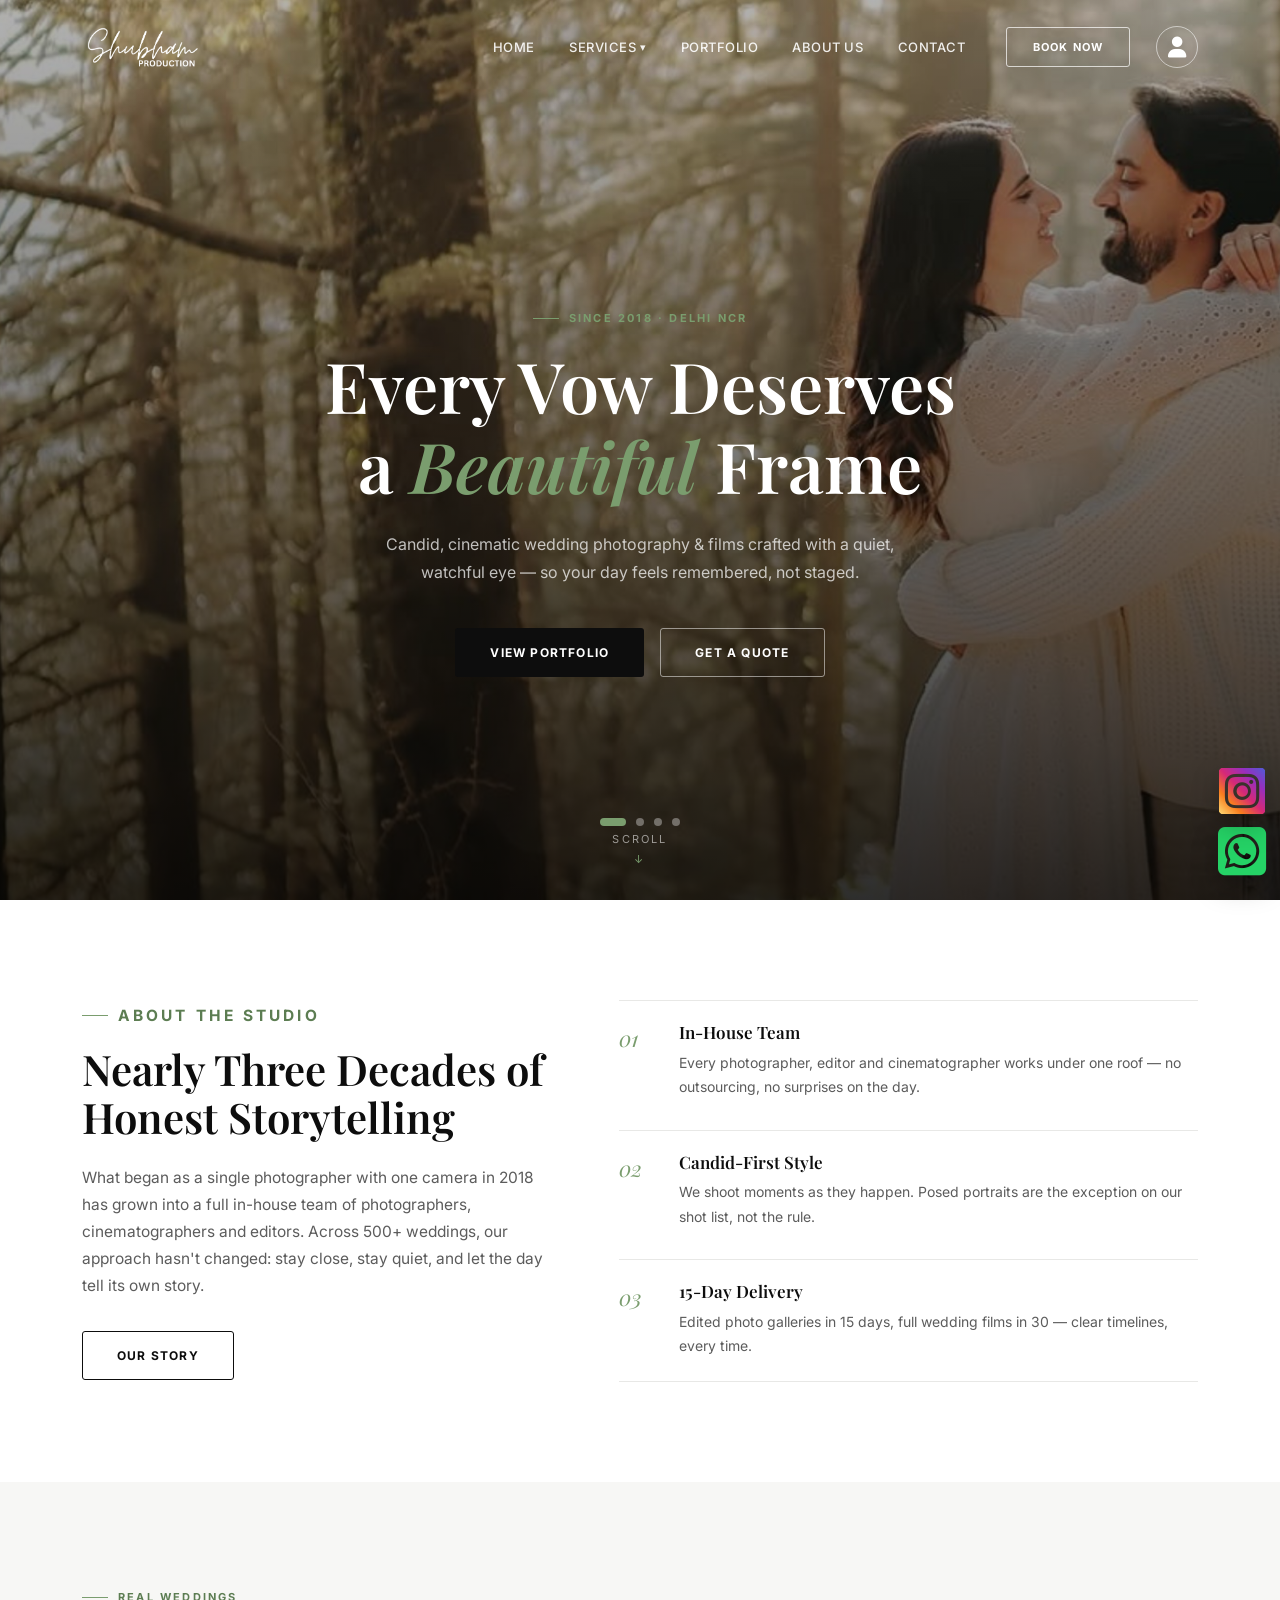
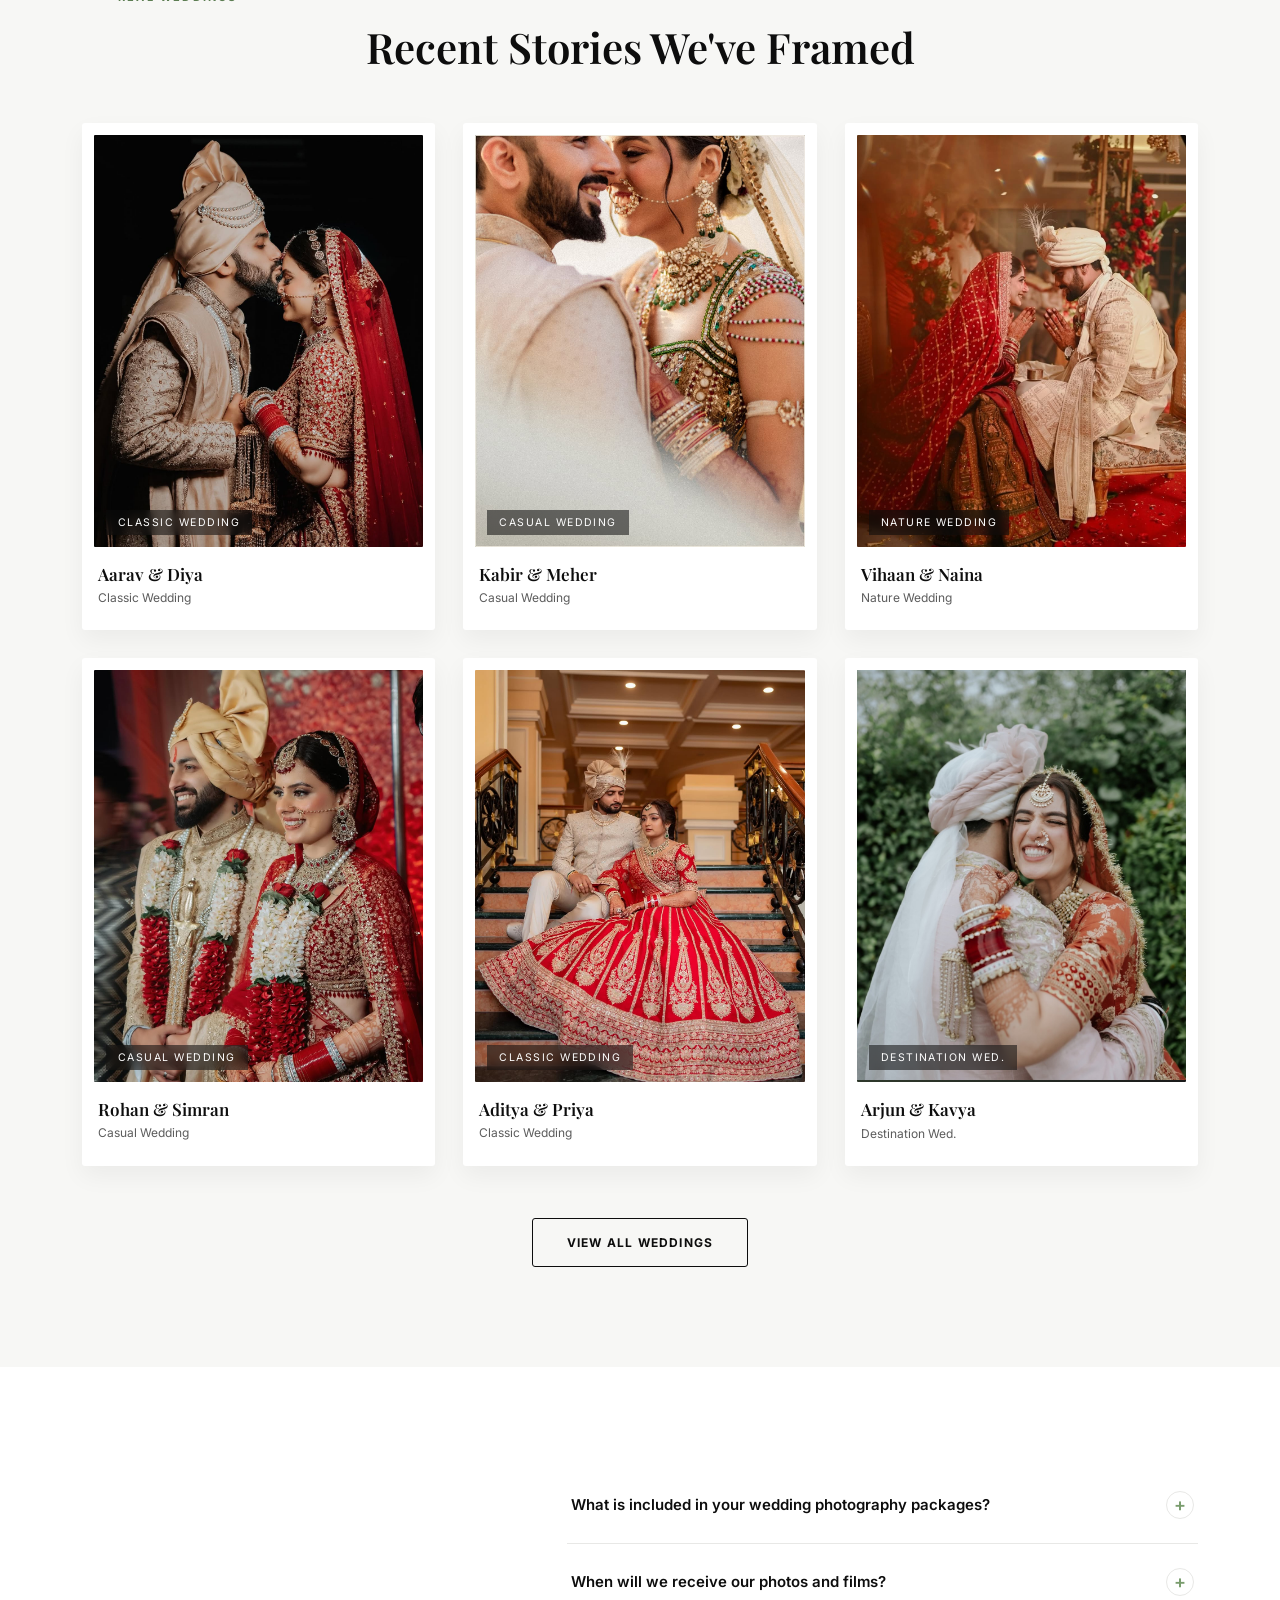
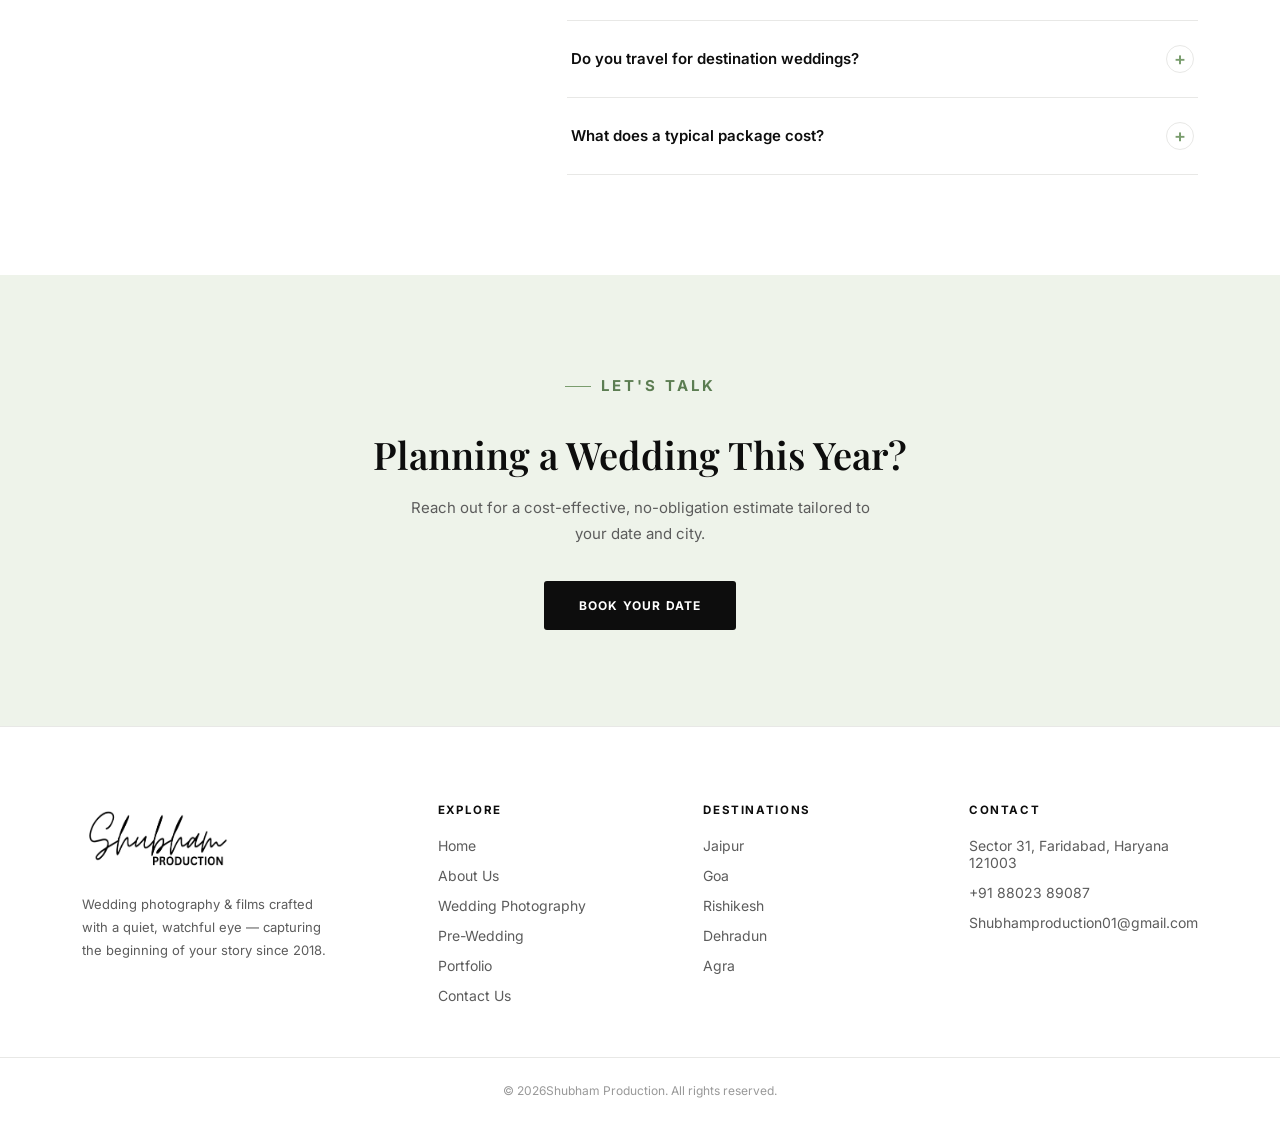
<file: index.html>
<!DOCTYPE html>
<html lang="en">

<head>
  <meta charset="UTF-8">
  <meta name="viewport" content="width=device-width, initial-scale=1.0">
  <title>Shubham Production | Wedding Photography &amp; Films</title>
  <link rel="preconnect" href="https://fonts.googleapis.com">
  <link
    href="https://fonts.googleapis.com/css2?family=Playfair+Display:ital,wght@0,500;0,600;0,700;1,500&family=Inter:wght@400;500;600&display=swap"
    rel="stylesheet">
  <link rel="stylesheet" href="css/style.css">
  <link rel="stylesheet" href="css/offer-popup.css">
  <link rel="stylesheet" href="https://cdnjs.cloudflare.com/ajax/libs/font-awesome/6.5.2/css/all.min.css">
  <link rel="icon" href="img/favicon.png">
</head>

<body>

  <header class="site-header" id="header">
    <div class="header-inner">
      <a href="index.html" class="logo h-logo">
        <img src="img/logo-white.png" class="logo-light" alt="Shubham Production">
        <img src="img/logo.png" class="logo-dark" alt="Shubham Production">
      </a>
      <nav class="main-nav" id="mainNav">
        <a href="index.html" class="nav-link active">Home</a>
        <div class="nav-dropdown">
          <a href="#" class="nav-link">Services <i class="chev">▾</i></a>
          <div class="dropdown-menu">
            <a href="pre-wedding.html">Pre-Wedding Photography</a>
            <a href="wedding.html">Wedding Photography</a>
          </div>
        </div>
        <a href="portfolio.html" class="nav-link">Portfolio</a>
        <a href="about.html" class="nav-link">About Us</a>
        <a href="contact.html" class="nav-link">Contact</a>
      </nav>
      <a href="contact.html" class="btn btn-outline header-cta">Book Now</a>
      <a href="login.html" class="nav-login" aria-label="Client and admin login" title="Client / Admin Login"><i
          class="fa-solid fa-user"></i></a>
      <button class="menu-toggle" id="menuToggle" aria-label="Toggle menu">
        <span></span><span></span><span></span>
      </button>
    </div>
  </header>

  <!-- ================= HERO (rotating Ken Burns slideshow) ================= -->
  <section class="hero" id="home">
    <div class="hero-slideshow" id="heroSlideshow">
      <div class="hero-slide active"></div>
      <div class="hero-slide"></div>
      <div class="hero-slide"></div>
      <div class="hero-slide"></div>
    </div>
    <div class="hero-overlay"></div>
    <div class="hero-content">
      <p class="eyebrow">Since 2018 · Delhi NCR</p>
      <h1>Every Vow Deserves<br>a <em>Beautiful</em> Frame</h1>
      <p class="hero-sub">Candid, cinematic wedding photography &amp; films crafted with a quiet, watchful eye — so your
        day feels remembered, not staged.</p>
      <div class="hero-actions">
        <a href="portfolio.html" class="btn btn-gold">View Portfolio</a>
        <a href="contact.html" class="btn btn-ghost">Get a Quote</a>
      </div>
    </div>
    <div class="hero-dots" id="heroDots"></div>
    <div class="hero-scroll">Scroll <span>↓</span></div>
  </section>

  <!-- ================= ABOUT / FEATURES ================= -->
  <section class="about" id="about">
    <div class="section-inner about-grid">
      <div class="about-copy reveal">
        <p class="eyebrow">About the Studio</p>
        <h2>Nearly Three Decades of<br>Honest Storytelling</h2>
        <p>What began as a single photographer with one camera in 2018 has grown into a full in-house team of
          photographers, cinematographers and editors. Across 500+ weddings, our approach hasn't changed: stay close,
          stay quiet, and let the day tell its own story.</p>
        <a href="about.html" class="btn btn-outline" style="margin-top:32px;">Our Story</a>
      </div>
      <div class="about-features">
        <div class="feature reveal">
          <span class="feature-num">01</span>
          <h3>In-House Team</h3>
          <p>Every photographer, editor and cinematographer works under one roof — no outsourcing, no surprises on the
            day.</p>
        </div>
        <div class="feature reveal reveal-delay-1">
          <span class="feature-num">02</span>
          <h3>Candid-First Style</h3>
          <p>We shoot moments as they happen. Posed portraits are the exception on our shot list, not the rule.</p>
        </div>
        <div class="feature reveal reveal-delay-2">
          <span class="feature-num">03</span>
          <h3>15-Day Delivery</h3>
          <p>Edited photo galleries in 15 days, full wedding films in 30 — clear timelines, every time.</p>
        </div>
      </div>
    </div>
  </section>

  <!-- ================= PORTFOLIO ================= -->
  <section class="portfolio" id="portfolio">
    <div class="section-inner">
      <p class="eyebrow center reveal">Real Weddings</p>
      <h2 class="center reveal">Recent Stories We've Framed</h2>

      <div class="portfolio-grid" id="portfolioGrid"></div>

      <div class="portfolio-cta">
        <a href="portfolio.html#pfStickyBar" class="btn btn-outline">View All Weddings</a>
      </div>
    </div>
  </section>

  <!-- ================= FAQ ================= -->
  <section class="faq" id="faq">
    <div class="section-inner faq-grid">
      <div class="faq-heading reveal">
        <p class="eyebrow">Good to Know</p>
        <h2>Frequently Asked<br>Questions</h2>
        <p class="faq-sub">Can't find your answer here? Send us a message and we'll get back within a day.</p>
        <a href="contact.html" class="btn btn-gold" style="margin-top:28px;">Ask a Question</a>
      </div>

      <div class="faq-list" id="faqList">
        <div class="faq-item">
          <button class="faq-question">
            What is included in your wedding photography packages?
            <span class="faq-icon">+</span>
          </button>
          <div class="faq-answer">
            <p>Our packages can include candid photography, traditional photography, cinematic films, pre-wedding
              shoots, and more. We tailor each package around your wedding events, requirements, and budget.</p>
          </div>
        </div>

        <div class="faq-item">
          <button class="faq-question">When will we receive our photos and films?<span
              class="faq-icon">+</span></button>
          <div class="faq-answer">
            <p>Edited photo galleries are delivered within 15 days of the event, and full wedding films within 30 days.
              A short teaser reel is usually ready within 72 hours.</p>
          </div>
        </div>
        <div class="faq-item">
          <button class="faq-question">Do you travel for destination weddings?<span class="faq-icon">+</span></button>
          <div class="faq-answer">
            <p>Yes — we travel across India to capture your special day. Travel, stay and logistics are planned upfront
              and included in one transparent package quote.</p>
          </div>
        </div>
        <div class="faq-item">
          <button class="faq-question">What does a typical package cost?<span class="faq-icon">+</span></button>
          <div class="faq-answer">
            <p>Our one-day wedding photography package starts at <strong>₹50,000</strong>. Pricing may vary depending on
              coverage hours, team size and deliverables. Use the contact form and we'll send you a tailored estimate
              for your wedding.</p>
          </div>
        </div>
      </div>
    </div>
  </section>

  <!-- ================= CTA BANNER ================= -->
  <section class="cta-banner">
    <div class="section-inner" style="padding:0;">
      <p class="eyebrow center">Let's Talk</p>
      <h2>Planning a Wedding This Year?</h2>
      <p>Reach out for a cost-effective, no-obligation estimate tailored to your date and city.</p>
      <a href="contact.html" class="btn btn-gold">Book Your Date</a>
    </div>
  </section>

  <footer class="site-footer">
    <div class="section-inner footer-grid">
      <div class="footer-brand">
        <a href="index.html" class="logo"><img src="img/logo.png" style="width: 150px; height: 70px;"
            alt="Shubham Production"></a>
        <p>Wedding photography &amp; films crafted with a quiet, watchful eye — capturing the beginning of your story
          since 2018.</p>
      </div>
      <div class="footer-col">
        <h4>Explore</h4>
        <a href="index.html">Home</a>
        <a href="about.html">About Us</a>
        <a href="wedding.html">Wedding Photography</a>
        <a href="pre-wedding.html">Pre-Wedding</a>
        <a href="portfolio.html">Portfolio</a>
        <a href="contact.html">Contact Us</a>
      </div>
      <div class="footer-col">
        <h4>Destinations</h4>
        <a href="portfolio.html">Jaipur</a>
        <a href="portfolio.html">Goa</a>
        <a href="portfolio.html">Rishikesh</a>
        <a href="portfolio.html">Dehradun</a>
        <a href="portfolio.html">Agra</a>
      </div>
      <div class="footer-col">
        <h4>Contact</h4>
        <a href="contact.html">Sector 31, Faridabad, Haryana 121003</a>
        <a href="tel:+918802389087">+91 88023 89087</a>
        <a href="mailto:Shubhamproduction01@gmail.com">Shubhamproduction01@gmail.com</a>
      </div>
    </div>
    <div class="footer-bottom">
      <p>© <span id="year"></span>Shubham Production. All rights reserved.</p>
    </div>
  </footer>

  <a href="https://wa.me/918802389087" target="_blank" class="whatsapp-fab" aria-label="Contact us"><i
      class="fa-brands fa-square-whatsapp"></i></a>
  <a href="https://www.instagram.com/shubhamproduction_/" target="_blank" class="instagram-fab"
    aria-label="Contact us"><i class="fa-brands fa-square-instagram"></i></a>

  <script src="js/script.js"></script>
  <script src="js/offer-popup.js" defer></script>
</body>

</html>
</file>
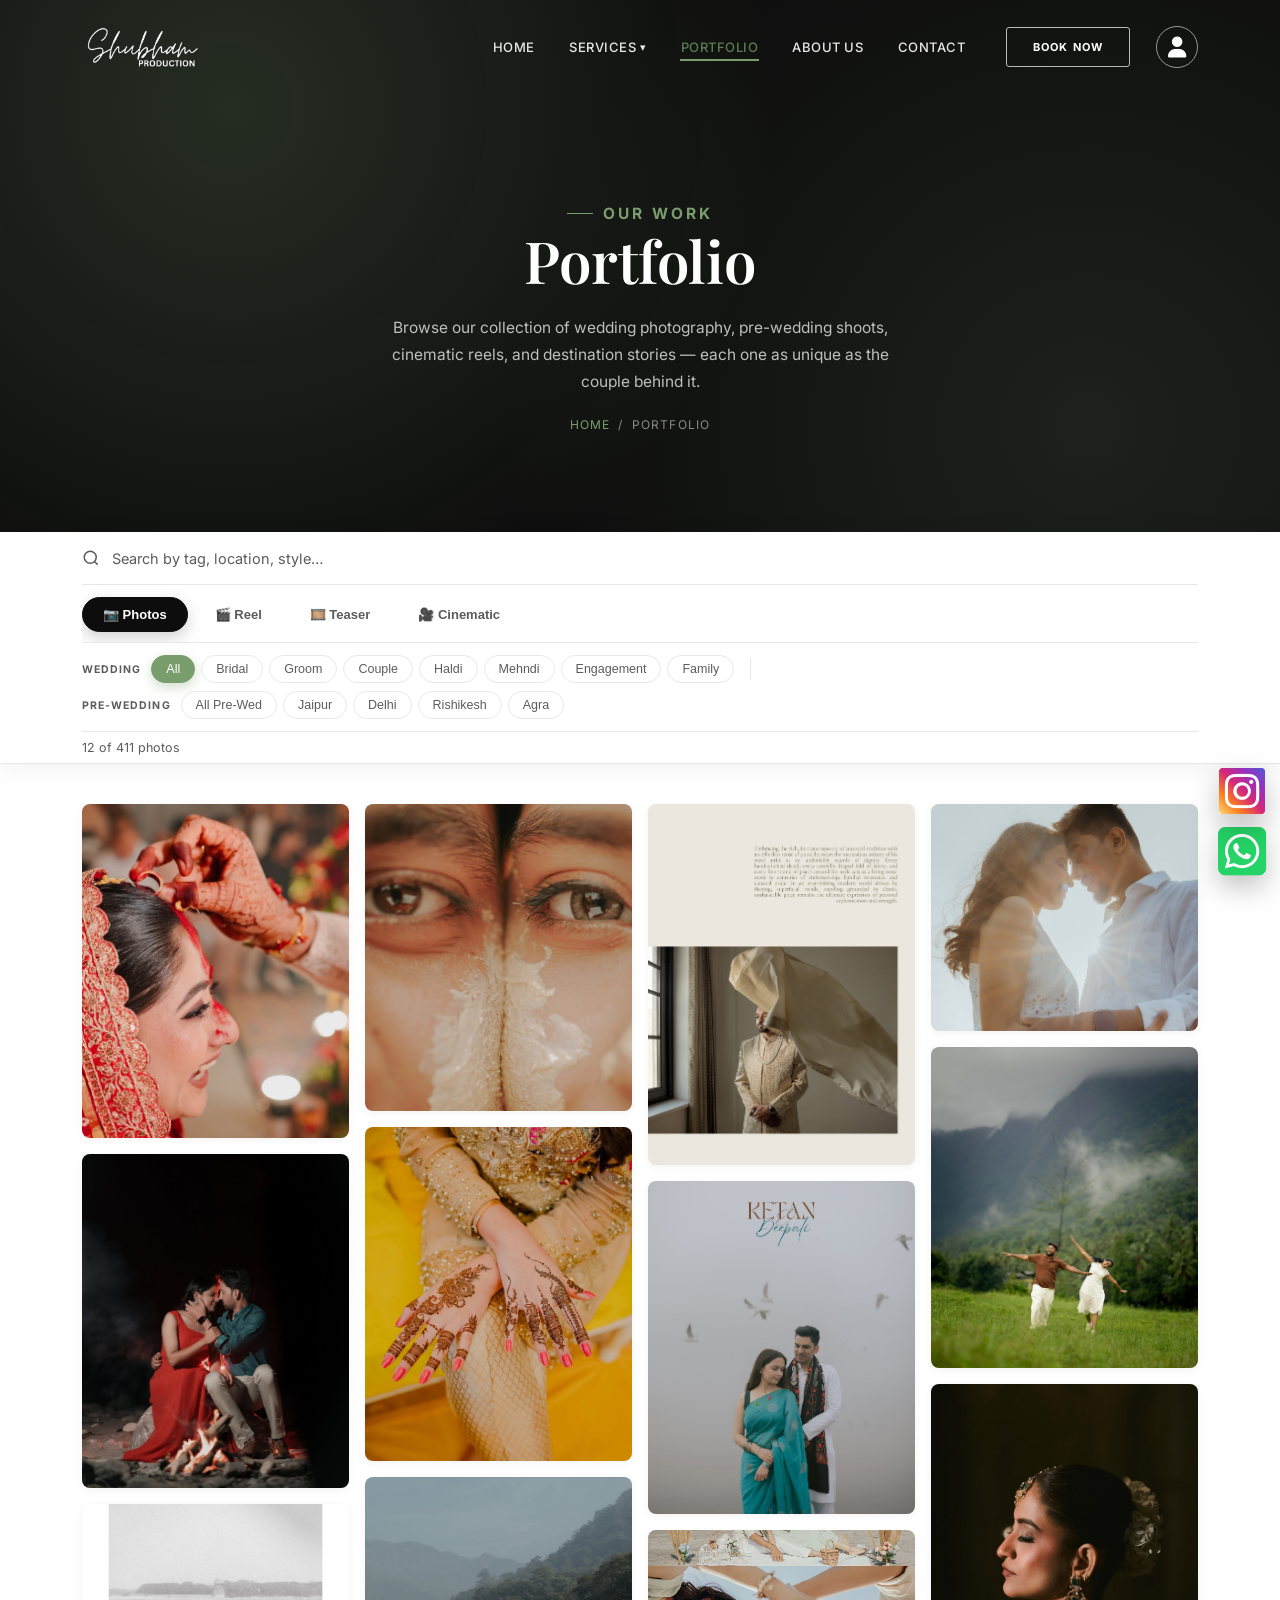
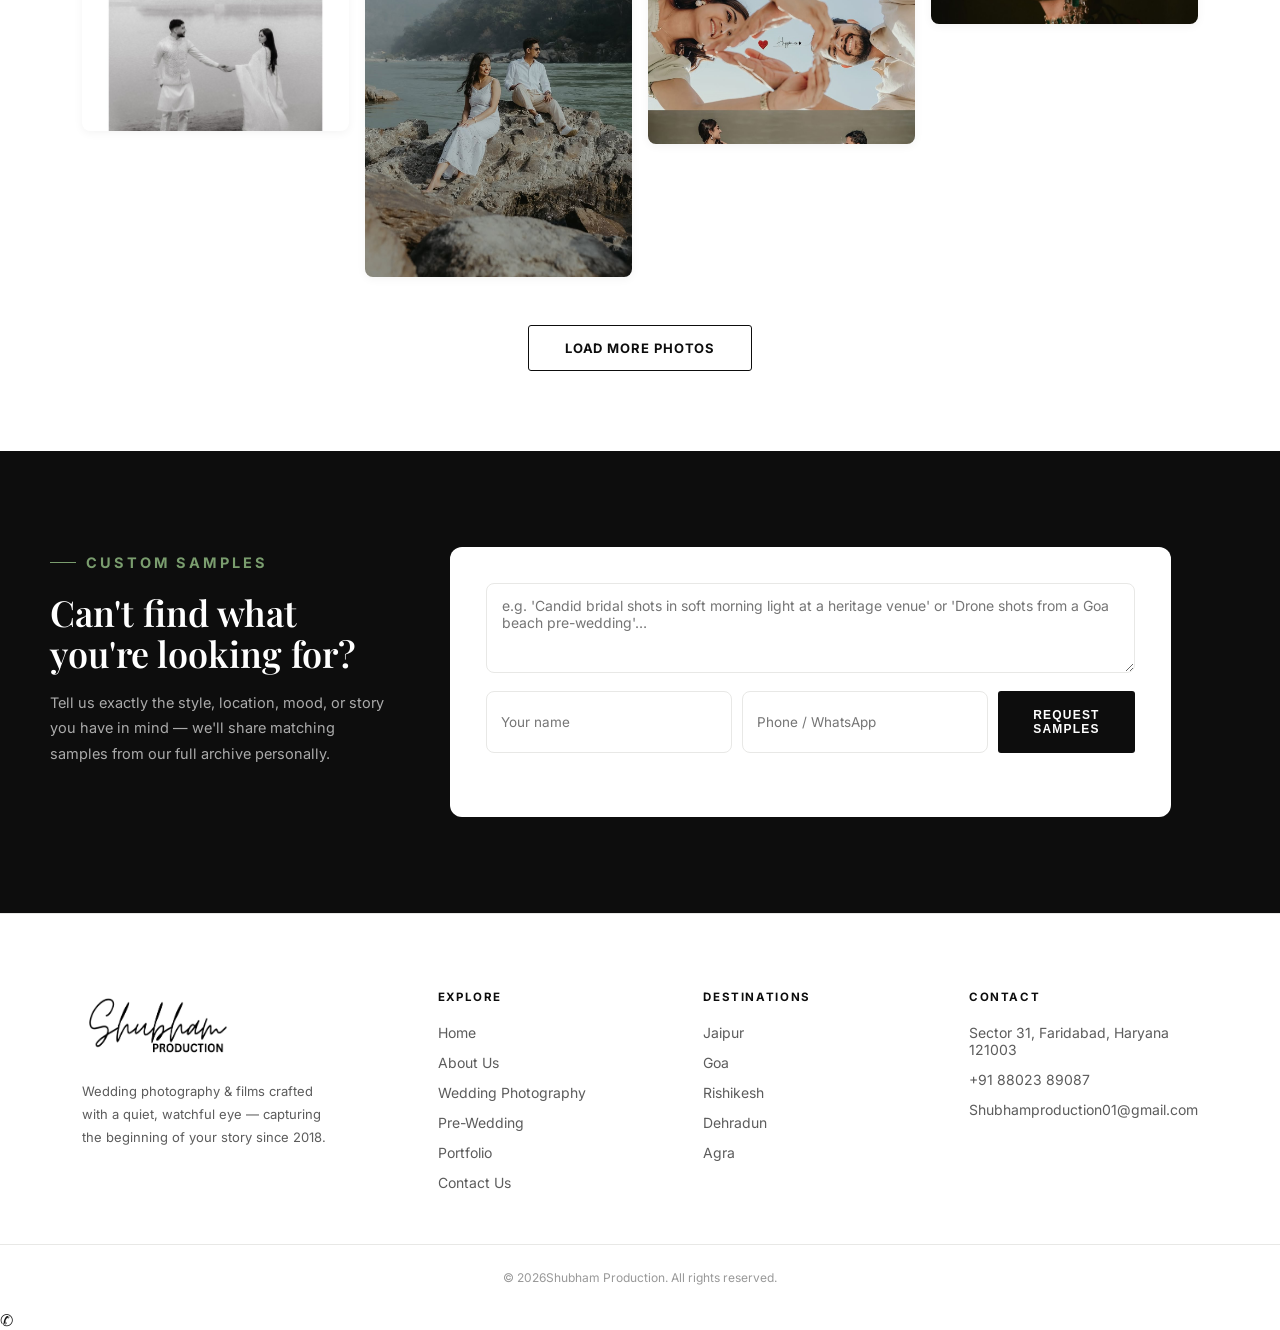
<file: portfolio.html>
<!DOCTYPE html>
<html lang="en">

<head>
  <meta charset="UTF-8">
  <meta name="viewport" content="width=device-width, initial-scale=1.0">
  <title>Portfolio | Shubham Production</title>
  <link rel="preconnect" href="https://fonts.googleapis.com">
  <link
    href="https://fonts.googleapis.com/css2?family=Playfair+Display:ital,wght@0,500;0,600;0,700;1,500&family=Inter:wght@400;500;600&display=swap"
    rel="stylesheet">
  <link rel="stylesheet" href="css/style.css">
  <link rel="stylesheet" href="css/offer-popup.css">
  <link rel="stylesheet" href="css/portfolio.css">
   <link rel="icon" href="img/favicon.png">
  <link rel="stylesheet" href="https://cdnjs.cloudflare.com/ajax/libs/font-awesome/6.5.2/css/all.min.css">
</head>

<body>

  <!-- ===== HEADER ===== -->
  <header class="site-header" id="header">
    <div class="header-inner">
      <a href="index.html" class="logo h-logo">
        <img src="img/logo-white.png" class="logo-light" alt="Shubham Production">
        <img src="img/logo.png" class="logo-dark" alt="Shubham Production">
      </a>
      <nav class="main-nav" id="mainNav">
        <a href="index.html" class="nav-link">Home</a>
        <div class="nav-dropdown">
          <a href="#" class="nav-link">Services <i class="chev">▾</i></a>
          <div class="dropdown-menu">
            <a href="pre-wedding.html">Pre-Wedding Photography</a>
            <a href="wedding.html">Wedding Photography</a>
          </div>
        </div>
        <a href="portfolio.html" class="nav-link active">Portfolio</a>
        <a href="about.html" class="nav-link">About Us</a>
        <a href="contact.html" class="nav-link">Contact</a>
      </nav>
      <a href="contact.html" class="btn btn-outline header-cta">Book Now</a>
      <a href="login.html" class="nav-login" aria-label="Client and admin login" title="Client / Admin Login"><i class="fa-solid fa-user"></i></a>
      <button class="menu-toggle" id="menuToggle" aria-label="Toggle menu">
        <span></span><span></span><span></span>
      </button>
    </div>
  </header>

  <!-- ===== PAGE HERO ===== -->
  <section class="page-hero">
    <div class="page-hero-content">
      <p class="eyebrow">Our Work</p>
      <h1>Portfolio</h1>
      <p>Browse our collection of wedding photography, pre-wedding shoots, cinematic reels, and destination stories —
        each one as unique as the couple behind it.</p>
      <div class="breadcrumb"><a href="index.html">Home</a><span class="sep">/</span>Portfolio</div>
    </div>
  </section>

  <!-- ===== STICKY FILTER BAR ===== -->
  <div class="pf-sticky-bar" id="pfStickyBar">
    <div class="pf-sticky-inner">

      <!-- Search -->
      <div class="pf-search-wrap">
        <svg class="pf-search-icon" viewBox="0 0 24 24" fill="none" stroke="currentColor" stroke-width="2">
          <circle cx="11" cy="11" r="8" />
          <path d="m21 21-4.35-4.35" />
        </svg>
        <input type="text" id="pfSearch" class="pf-search-input" placeholder="Search by tag, location, style…"
          autocomplete="off">
        <button class="pf-search-clear" id="pfSearchClear" aria-label="Clear search">✕</button>
      </div>

      <!-- Media type toggle -->
      <div class="pf-media-tabs" id="pfMediaTabs">
        <button class="pf-mtab active" data-media="photos">📷 Photos</button>
        <button class="pf-mtab" data-media="reel">🎬 Reel</button>
        <button class="pf-mtab" data-media="teaser">🎞️ Teaser</button>
        <button class="pf-mtab" data-media="cinematic">🎥 Cinematic</button>
      </div>

      <!-- Tag filters (photos) -->
      <div class="pf-filter-row" id="pfPhotoFilters">
        <div class="pf-filter-group">
          <span class="pf-group-label">Wedding</span>
          <button class="pf-tag active" data-tag="all">All</button>
          <button class="pf-tag" data-tag="bridal">Bridal</button>
          <button class="pf-tag" data-tag="groom">Groom</button>
          <button class="pf-tag" data-tag="couple">Couple</button>
          <button class="pf-tag" data-tag="haldi">Haldi</button>
          <button class="pf-tag" data-tag="mehndi">Mehndi</button>
          <button class="pf-tag" data-tag="engagement">Engagement</button>
          <button class="pf-tag" data-tag="family">Family</button>
        </div>
        <div class="pf-divider"></div>
        <div class="pf-filter-group">
          <span class="pf-group-label">Pre-Wedding</span>
          <button class="pf-tag" data-tag="prewedding">All Pre-Wed</button>
          <button class="pf-tag" data-tag="jaipur">Jaipur</button>
          <button class="pf-tag" data-tag="delhi">Delhi</button>
          <button class="pf-tag" data-tag="rishikesh">Rishikesh</button>
          <button class="pf-tag" data-tag="agra">Agra</button>
        </div>
      </div>

      <!-- Tag filters (reel / teaser / cinematic) — Album ke liye ye row kabhi nahi dikhti -->
      <div class="pf-filter-row" id="pfVideoFilters" style="display:none;">
        <div class="pf-filter-group">
          <button class="pf-tag active" data-vtag="all">All</button>
          <button class="pf-tag" data-vtag="wedding">Wedding</button>
          <button class="pf-tag" data-vtag="prewedding">Pre-Wedding</button>
        </div>
      </div>

      <!-- Results count -->
      <div class="pf-results-bar">
        <span id="pfResultCount">Loading…</span>
        <button class="pf-clear-all" id="pfClearAll">Clear filters</button>
      </div>
    </div>
  </div>

  <!-- ===== MAIN GALLERY ===== -->
  <main class="pf-main" id="pfMain">
    <div class="pf-gallery-wrap" id="pfGalleryWrap">

      <!-- PHOTOS SECTION -->
      <section class="pf-section" id="pfPhotosSection">
        <div class="pf-grid" id="pfGrid">
          <!-- Cards injected by portfolio.js -->
        </div>
        <div class="pf-load-more-wrap">
          <button class="pf-load-more" id="pfLoadMore">Load More Photos</button>
        </div>
      </section>

      <!-- VIDEOS SECTION (Reel / Teaser / Cinematic) -->
      <section class="pf-section" id="pfVideosSection" style="display:none;">
        <div class="pf-video-grid" id="pfVideoGrid">
          <!-- Video cards injected by portfolio.js -->
        </div>

        <!-- Sirf REEL tab ke liye Load More button. portfolio.js isse
             khud show/hide karta hai — sirf Reel active hone par
             dikhega, Teaser/Cinematic me hidden hi rahega. -->
        <div class="pf-load-more-wrap" id="pfVideoLoadMoreWrap" style="display:none;">
          <button class="pf-load-more" id="pfVideoLoadMore">Load More Reels</button>
        </div>
      </section>
      <section class="pf-section" id="pfAlbumSection" style="display:none;">

        <!-- Album cover cards — photos section jaisa hi CSS (.pf-grid/.pf-card reuse) -->
        <div class="pf-grid" id="pfAlbumCovers">
          <!-- Album covers injected by portfolio.js -->
        </div>

        <!-- Ek album khulne par uske andar ki photos yahan dikhti hain -->
        <div class="pf-album-detail" id="pfAlbumDetail" style="display:none;">
          <button class="pf-album-back" id="pfAlbumBack">‹ Back to Albums</button>
          <h3 class="pf-album-detail-title" id="pfAlbumDetailTitle"></h3>
          <div class="pf-album-grid" id="pfAlbumGrid">
            <!-- Album photos injected by portfolio.js -->
          </div>
        </div>

      </section>

      <!-- EMPTY STATE -->
      <div class="pf-empty" id="pfEmpty" style="display:none;">
        <div class="pf-empty-icon">🔍</div>
        <h3>No results found</h3>
        <p>Try a different keyword or clear your filters.</p>
        <button class="btn btn-outline" id="pfEmptyReset">Clear All Filters</button>
      </div>
    </div>
  </main>

  <!-- ===== QUERY BOX ===== -->
  <section class="pf-query-section">
    <div class="pf-query-inner">
      <div class="pf-query-text">
        <p class="eyebrow">Custom Samples</p>
        <h2>Can't find what you're looking for?</h2>
        <p>Tell us exactly the style, location, mood, or story you have in mind — we'll share matching samples from our
          full archive personally.</p>
      </div>
      <form class="pf-query-form" id="pfQueryForm">
        <textarea class="pf-query-textarea" id="pfQueryInput" rows="3"
          placeholder="e.g. 'Candid bridal shots in soft morning light at a heritage venue' or 'Drone shots from a Goa beach pre-wedding'…"></textarea>
        <div class="pf-query-row">
          <input type="text" class="pf-query-field" id="pfQueryName" placeholder="Your name">
          <input type="tel" class="pf-query-field" id="pfQueryPhone" placeholder="Phone / WhatsApp">
          <button type="submit" class="btn btn-gold">Request Samples</button>
        </div>
        <p class="pf-query-note" id="pfQueryNote"></p>
      </form>
    </div>
  </section>

  <!-- ===== FOOTER ===== -->
  <footer class="site-footer">
    <div class="section-inner footer-grid">
      <div class="footer-brand">
        <a href="index.html" class="logo"><img src="img/logo.png" style="width: 150px; height: 70px;"
            alt="Shubham Production"></a>
        <p>Wedding photography &amp; films crafted with a quiet, watchful eye — capturing the beginning of your story
          since 2018.</p>
      </div>
      <div class="footer-col">
        <h4>Explore</h4>
        <a href="index.html">Home</a>
        <a href="about.html">About Us</a>
        <a href="wedding.html">Wedding Photography</a>
        <a href="pre-wedding.html">Pre-Wedding</a>
        <a href="portfolio.html">Portfolio</a>
        <a href="contact.html">Contact Us</a>
      </div>
      <div class="footer-col">
        <h4>Destinations</h4>
        <a href="portfolio.html">Jaipur</a>
        <a href="portfolio.html">Goa</a>
        <a href="portfolio.html">Rishikesh</a>
        <a href="portfolio.html">Dehradun</a>
        <a href="portfolio.html">Agra</a>
      </div>
      <div class="footer-col">
        <h4>Contact</h4>
        <a href="contact.html">Sector 31, Faridabad, Haryana 121003</a>
        <a href="tel:+918802389087">+91 88023 89087</a>
        <a href="mailto:Shubhamproduction01@gmail.com">Shubhamproduction01@gmail.com</a>
      </div>
    </div>
    <div class="footer-bottom">
      <p>© <span id="year"></span>Shubham Production. All rights reserved.</p>
    </div>
  </footer>


  <!-- ===== LIGHTBOX ===== -->
  <div class="pf-lightbox" id="pfLightbox" role="dialog" aria-modal="true" aria-label="Photo viewer">
    <button class="pf-lb-close" id="pfLbClose" aria-label="Close">✕</button>
    <button class="pf-lb-arrow pf-lb-prev" id="pfLbPrev" aria-label="Previous photo">‹</button>
    <button class="pf-lb-arrow pf-lb-next" id="pfLbNext" aria-label="Next photo">›</button>
    <div class="pf-lb-stage" id="pfLbStage">
      <div class="pf-lb-img-wrap" id="pfLbImgWrap">
        <!-- image injected by JS -->
      </div>
      <div class="pf-lb-meta" id="pfLbMeta"></div>
    </div>
    <div class="pf-lb-thumbs" id="pfLbThumbs"></div>
    <div class="pf-lb-counter" id="pfLbCounter"></div>
  </div>

  <a href="contact.html" class="whatsapp-fab" aria-label="Contact us">✆</a>

  <a href="https://wa.me/918802389087" target="_blank" class="whatsapp-fab" aria-label="Contact us"><i
      class="fa-brands fa-square-whatsapp"></i></a>
  <a href="https://www.instagram.com/shubhamproduction_/" target="_blank" class="instagram-fab"
    aria-label="Contact us"><i class="fa-brands fa-square-instagram"></i></a>

  <script src="js/script.js"></script>
  <script src="js/portfolio.js"></script>
  <script src="js/offer-popup.js" defer></script>
</body>

</html>
</file>
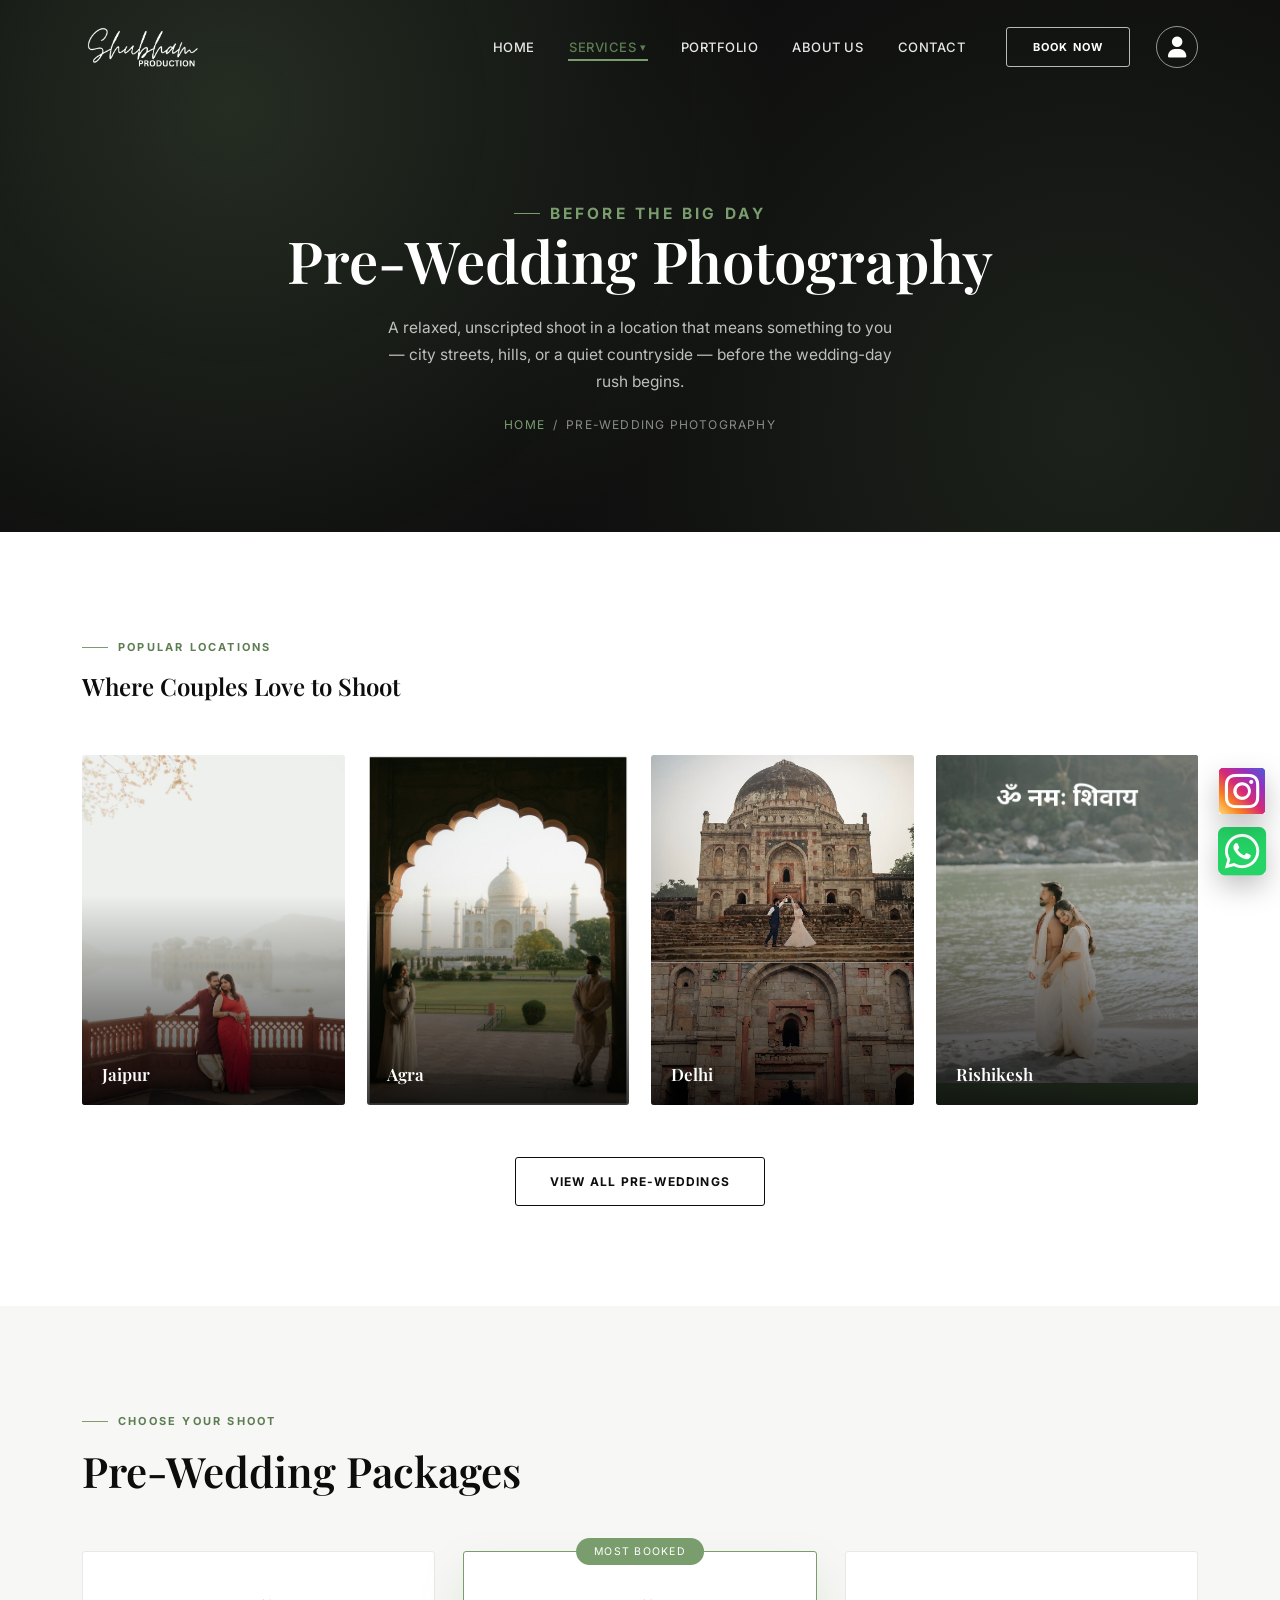
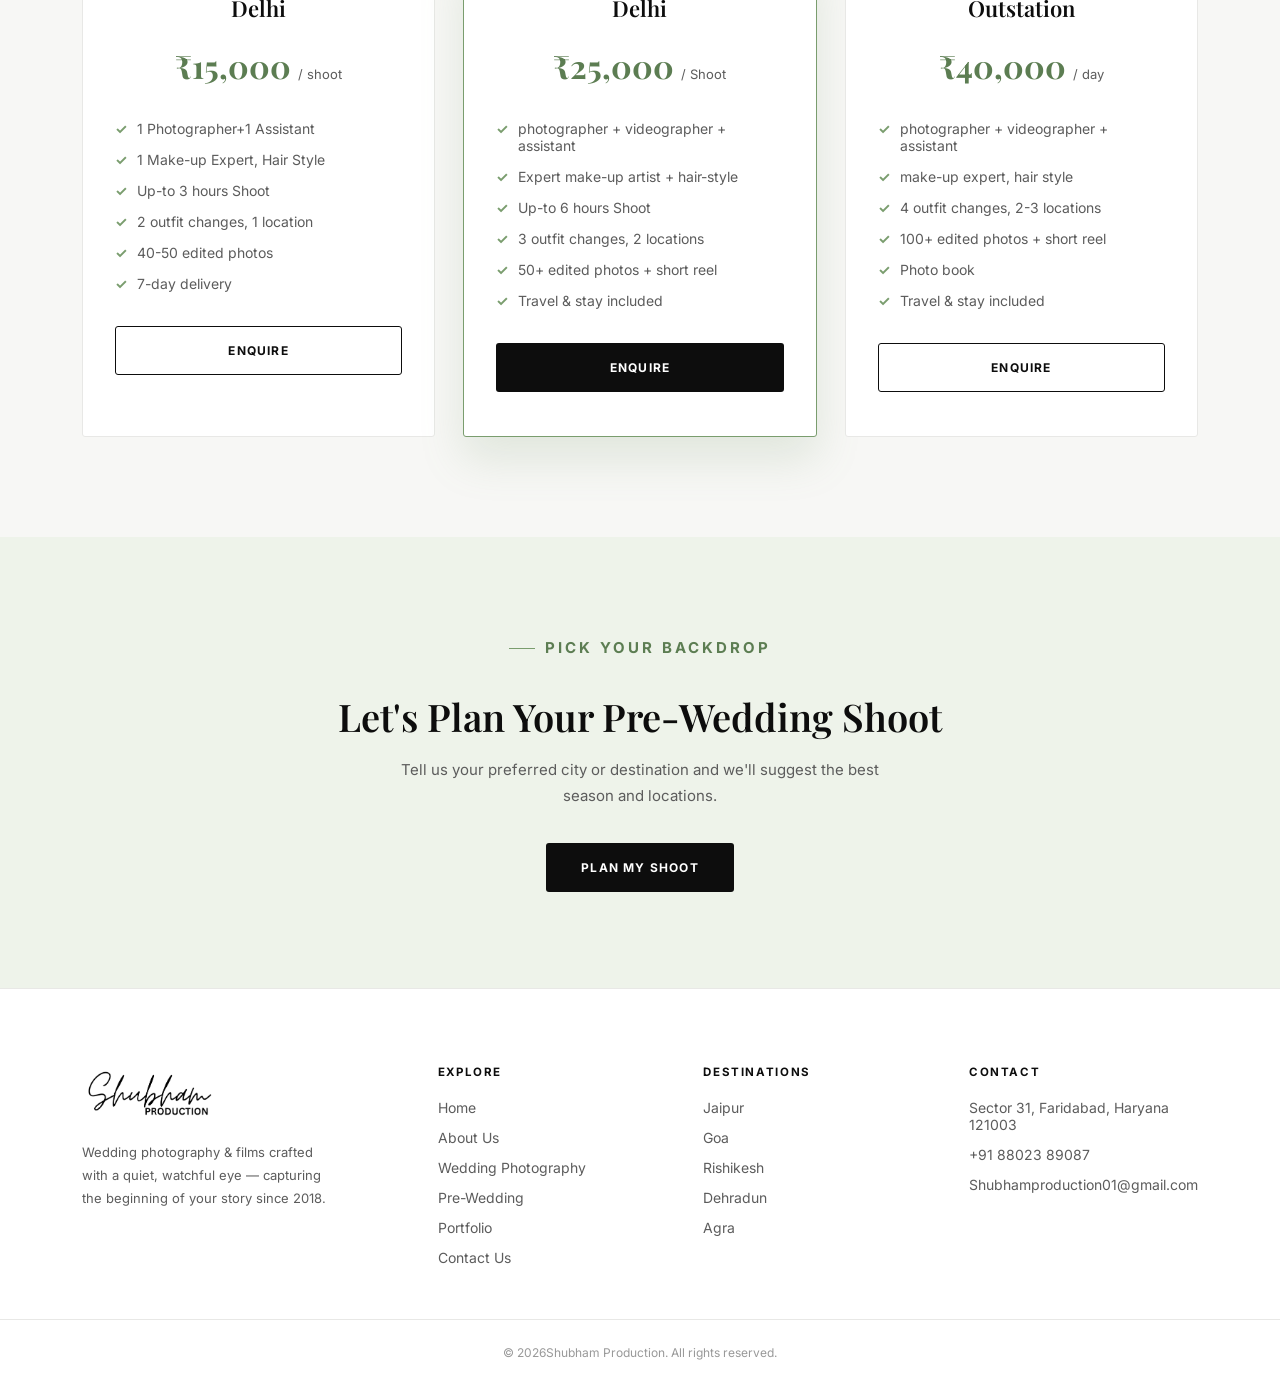
<file: pre-wedding.html>
<!DOCTYPE html>
<html lang="en">
<head>
<meta charset="UTF-8">
<meta name="viewport" content="width=device-width, initial-scale=1.0">
<title>Pre-Wedding Photography | Shubham Production</title>
<link rel="preconnect" href="https://fonts.googleapis.com">
<link href="https://fonts.googleapis.com/css2?family=Playfair+Display:ital,wght@0,500;0,600;0,700;1,500&family=Inter:wght@400;500;600&display=swap" rel="stylesheet">
<link rel="stylesheet" href="css/style.css">
<link rel="stylesheet" href="css/offer-popup.css">
<link rel="icon" href="img/favicon.png">
<link rel="stylesheet" href="https://cdnjs.cloudflare.com/ajax/libs/font-awesome/6.5.2/css/all.min.css">
</head>
<body>

<header class="site-header" id="header">
    <div class="header-inner">
      <a href="index.html" class="logo h-logo">
        <img src="img/logo-white.png" class="logo-light" alt="Shubham Production">
        <img src="img/logo.png" class="logo-dark" alt="Shubham Production">
      </a>
      <nav class="main-nav" id="mainNav">
        <a href="index.html" class="nav-link">Home</a>
        <div class="nav-dropdown">
          <a href="#" class="nav-link active">Services <i class="chev">▾</i></a>
          <div class="dropdown-menu">
            <a href="pre-wedding.html">Pre-Wedding Photography</a>
            <a href="wedding.html">Wedding Photography</a>
          </div>
        </div>
        <a href="portfolio.html" class="nav-link">Portfolio</a>
        <a href="about.html" class="nav-link">About Us</a>
        <a href="contact.html" class="nav-link">Contact</a>
      </nav>
      <a href="contact.html" class="btn btn-outline header-cta">Book Now</a>
      <a href="login.html" class="nav-login" aria-label="Client and admin login" title="Client / Admin Login"><i class="fa-solid fa-user"></i></a>
      <button class="menu-toggle" id="menuToggle" aria-label="Toggle menu">
        <span></span><span></span><span></span>
      </button>
    </div>
  </header>

<section class="page-hero">
  <div class="page-hero-content">
    <p class="eyebrow">Before The Big Day</p>
    <h1>Pre-Wedding Photography</h1>
    <p>A relaxed, unscripted shoot in a location that means something to you — city streets, hills, or a quiet countryside — before the wedding-day rush begins.</p>
    <div class="breadcrumb"><a href="index.html">Home</a><span class="sep">/</span>Pre-Wedding Photography</div>
  </div>
</section>

<section class="about">
  <div class="section-inner">
    <p class="eyebrow reveal">Popular Locations</p>
    <h2 class="reveal">Where Couples Love to Shoot</h2>

    <div class="locations-grid">
      <div class="location-card reveal">
        <div class="location-tile" style="background:linear-gradient(150deg,#5c7d52,#1a1a1a);"><img src="img/portfolio/preWedding/jaipur/14.jpg" ></div>
        <a href="portfolio.html#pfStickyBar"><div class="location-overlay"><h3>Jaipur</h3></div></a>
      </div>
      <div class="location-card reveal reveal-delay-1">
        <div class="location-tile" style="background:linear-gradient(150deg,#1a1a1a,#7a9d6e);"><img src="img/portfolio/preWedding/agra/14.jpg" ></div>
        <a href="portfolio.html#pfStickyBar"><div class="location-overlay"><h3>Agra</h3></div></a>
      </div>
      <div class="location-card reveal reveal-delay-2">
        <div class="location-tile" style="background:linear-gradient(150deg,#2e2e2e,#9cb98f);"><img src="img/portfolio/preWedding/delhi/19.jpg" ></div>
        <a href="portfolio.html#pfStickyBar"><div class="location-overlay"><h3>Delhi</h3></div></a>
      </div>
      <div class="location-card reveal reveal-delay-3">
        <div class="location-tile" style="background:linear-gradient(150deg,#3a3a3a,#5c7d52);"><img src="img/portfolio/preWedding/rishikesh/29.jpg" ></div>
        <a href="portfolio.html#pfStickyBar"><div class="location-overlay"><h3>Rishikesh</h3></div></a>
      </div>
    </div>
    <div class="portfolio-cta">
        <a href="portfolio.html#pfStickyBar" class="btn btn-outline">View All Pre-Weddings</a>
      </div>
  </div>
</section>

<section class="portfolio">
  <div class="section-inner">
    <p class="eyebrow reveal">Choose Your Shoot</p>
    <h2 class="reveal">Pre-Wedding Packages</h2>

    <div class="packages-grid">
      <div class="package-card reveal">
        <h3 class="package-name">Delhi</h3>
        <p class="package-price">₹15,000 <span>/ shoot</span></p>
        <ul class="package-list">
          <li>1 Photographer+1 Assistant</li>
          <li>1 Make-up Expert, Hair Style</li>
          <li>Up-to 3 hours Shoot</li>
          <li>2 outfit changes, 1 location</li>
          <li>40-50 edited photos</li>
          <li>7-day delivery</li>
        </ul>
        <a href="contact.html#contactEnquire" class="btn btn-outline" style="width:100%;">Enquire</a>
      </div>
      
      <div class="package-card featured reveal reveal-delay-1">
        <span class="package-badge">Most Booked</span>
        <h3 class="package-name">Delhi</h3>
        <p class="package-price">₹25,000 <span>/ Shoot</span></p>
        <ul class="package-list">
          <li>photographer + videographer + assistant</li>
          <li>Expert make-up artist + hair-style</li>
          <li>Up-to 6 hours Shoot</li>
          <li>3 outfit changes, 2 locations</li>
          <li>50+ edited photos + short reel</li>
          <li>Travel &amp; stay included</li>
        </ul>
        <a href="contact.html#contactEnquire" class="btn btn-gold" style="width:100%;">Enquire</a>
      </div>

      <div class="package-card reveal reveal-delay-2">
        <h3 class="package-name">Outstation</h3>
        <p class="package-price">₹40,000 <span>/ day</span></p>
        <ul class="package-list">
          <li>photographer + videographer + assistant</li>
          <li>make-up expert, hair style</li>
          <li>4 outfit changes, 2-3 locations</li>
          <li>100+ edited photos + short reel</li>
          <li>Photo book</li>
          <li>Travel &amp; stay included</li>
        </ul>
        <a href="contact.html#bookingForm" class="btn btn-outline" style="width:100%;">Enquire</a>
      </div>
    </div>
  </div>
</section>

<section class="cta-banner">
  <div class="section-inner" style="padding:0;">
    <p class="eyebrow center">Pick Your Backdrop</p>
    <h2>Let's Plan Your Pre-Wedding Shoot</h2>
    <p>Tell us your preferred city or destination and we'll suggest the best season and locations.</p>
    <a href="contact.html#bookingForm" class="btn btn-gold">Plan My Shoot</a>
  </div>
</section>

<footer class="site-footer">
    <div class="section-inner footer-grid">
      <div class="footer-brand">
        <a href="index.html" class="logo f-logo"><img src="img/logo.png"
          alt="Shubham Production"></a>
        <p>Wedding photography &amp; films crafted with a quiet, watchful eye — capturing the beginning of your story
          since 2018.</p>
      </div>
      <div class="footer-col">
        <h4>Explore</h4>
        <a href="index.html">Home</a>
        <a href="about.html">About Us</a>
        <a href="wedding.html">Wedding Photography</a>
        <a href="pre-wedding.html">Pre-Wedding</a>
        <a href="portfolio.html">Portfolio</a>
        <a href="contact.html">Contact Us</a>
      </div>
      <div class="footer-col">
        <h4>Destinations</h4>
        <a href="portfolio.html">Jaipur</a>
        <a href="portfolio.html">Goa</a>
        <a href="portfolio.html">Rishikesh</a>
        <a href="portfolio.html">Dehradun</a>
        <a href="portfolio.html">Agra</a>
      </div>
      <div class="footer-col">
        <h4>Contact</h4>
        <a href="contact.html">Sector 31, Faridabad, Haryana 121003</a>
        <a href="tel:+918802389087">+91 88023 89087</a>
        <a href="mailto:Shubhamproduction01@gmail.com">Shubhamproduction01@gmail.com</a>
      </div>
    </div>
    <div class="footer-bottom">
      <p>© <span id="year"></span>Shubham Production. All rights reserved.</p>
    </div>
  </footer>

  <a href="https://wa.me/918802389087" target="_blank" class="whatsapp-fab" aria-label="Contact us"><i class="fa-brands fa-square-whatsapp"></i></a>
  <a href="https://www.instagram.com/shubhamproduction_/" target="_blank" class="instagram-fab" aria-label="Contact us"><i class="fa-brands fa-square-instagram"></i></a>

  <script src="js/script.js"></script>
  <script src="js/offer-popup.js" defer></script>
</body>
</html>
</file>
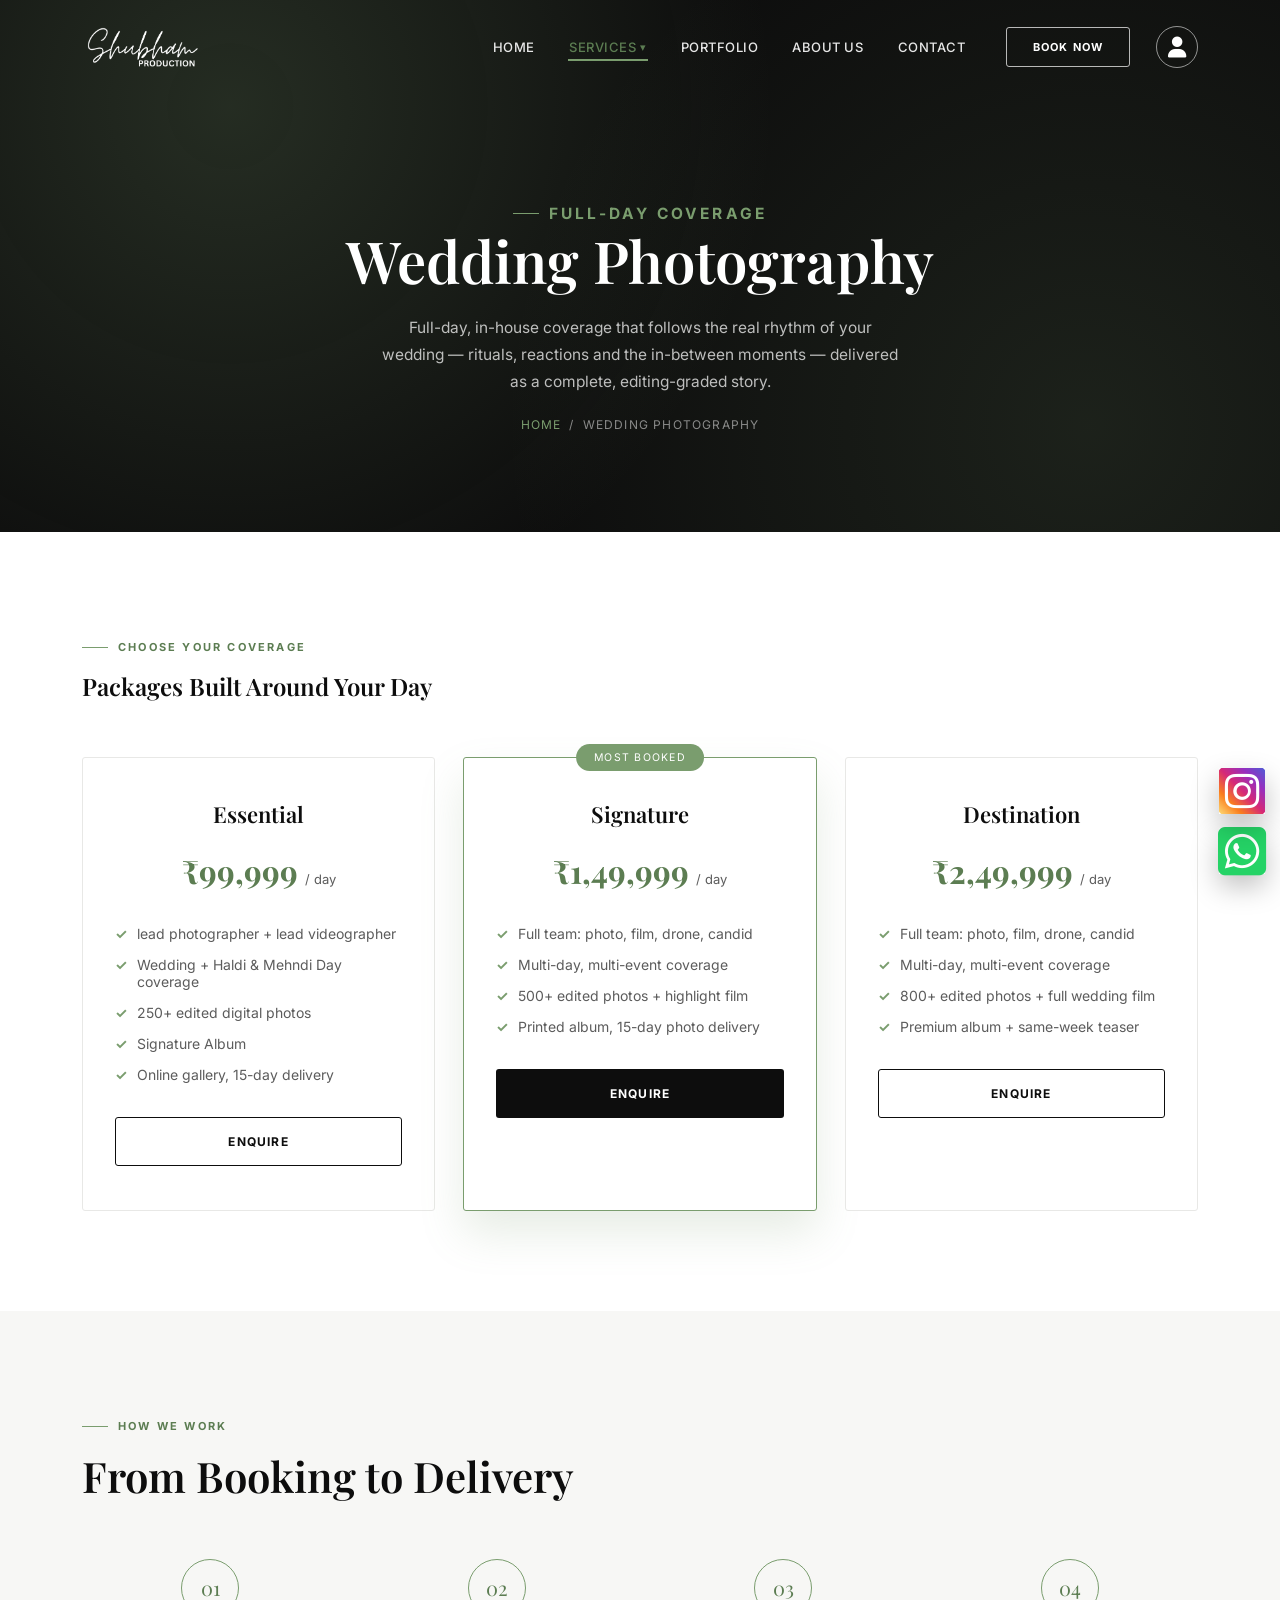
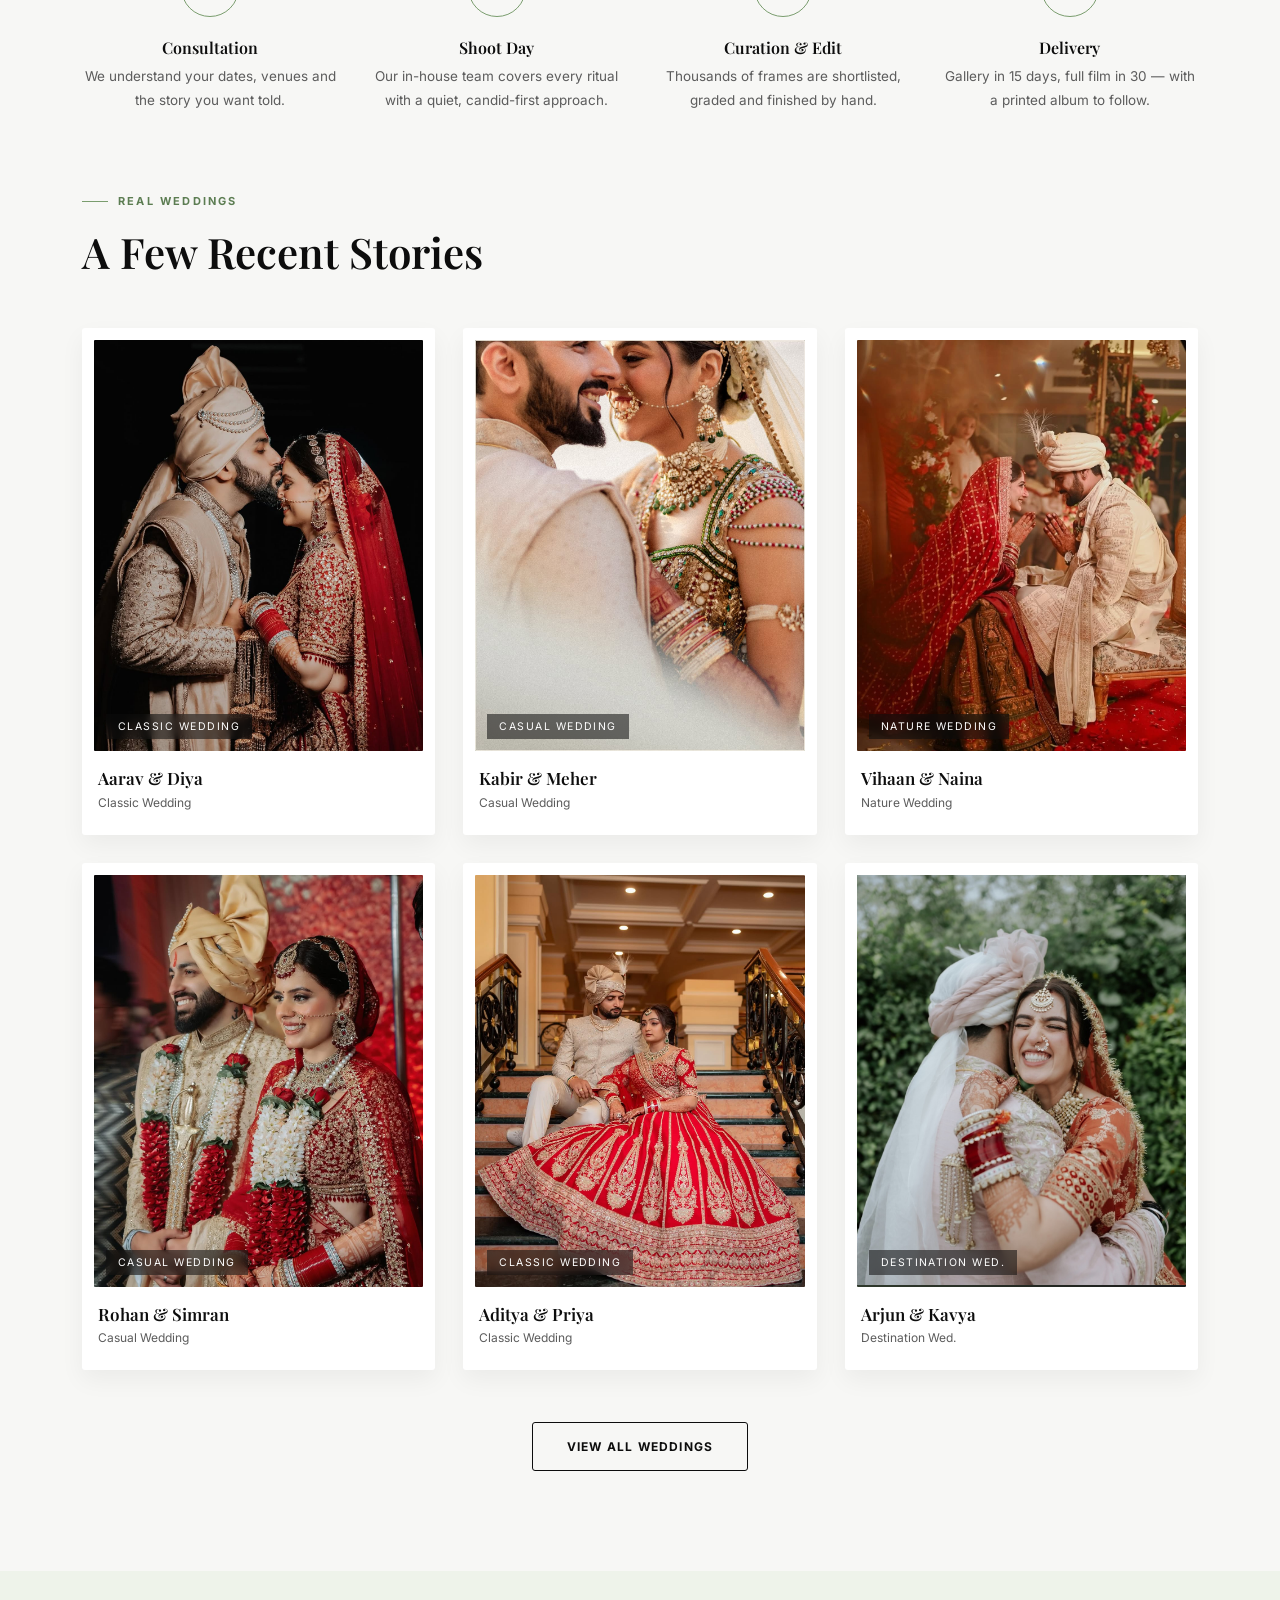
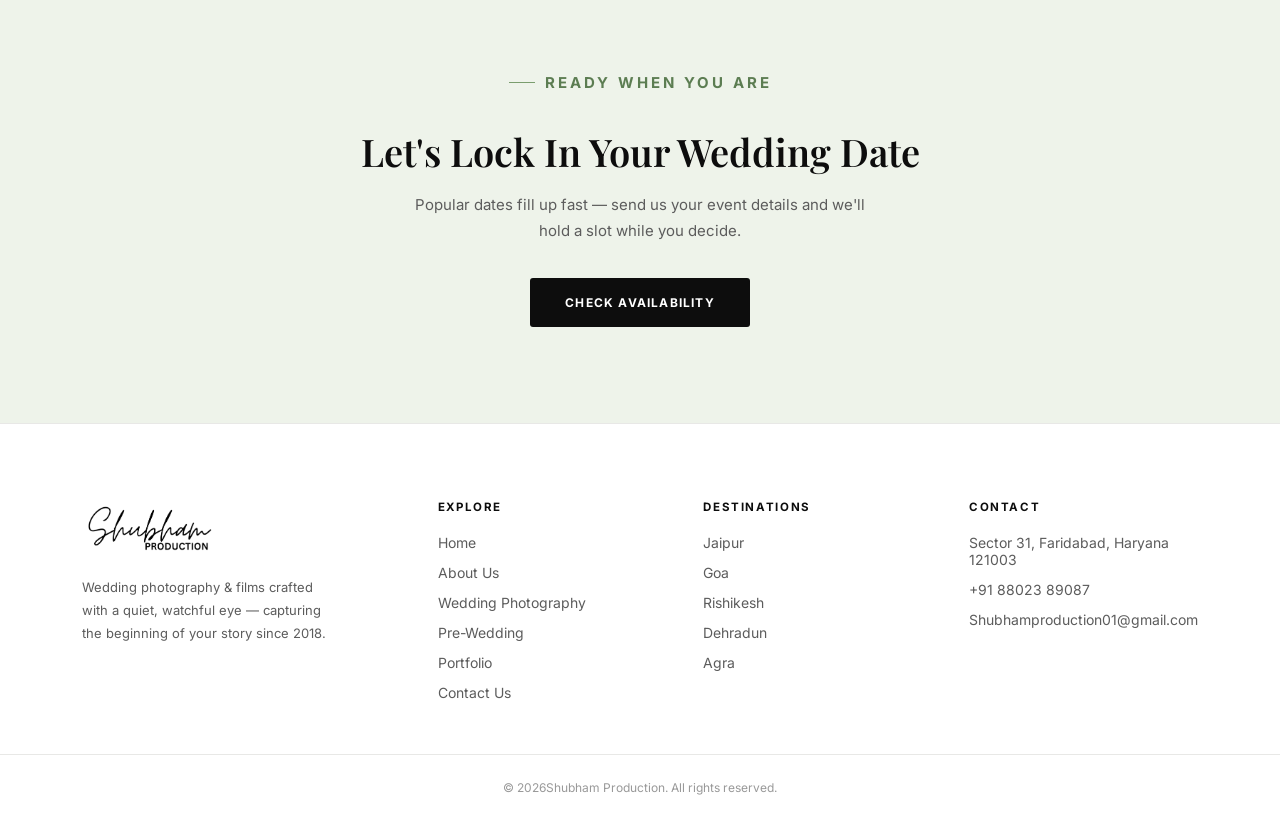
<file: wedding.html>
<!DOCTYPE html>
<html lang="en">
<head>
<meta charset="UTF-8">
<meta name="viewport" content="width=device-width, initial-scale=1.0">
<title>Wedding Photography | Shubham Production</title>
<link rel="preconnect" href="https://fonts.googleapis.com">
<link href="https://fonts.googleapis.com/css2?family=Playfair+Display:ital,wght@0,500;0,600;0,700;1,500&family=Inter:wght@400;500;600&display=swap" rel="stylesheet">
<link rel="stylesheet" href="css/style.css">
<link rel="stylesheet" href="css/offer-popup.css">
<link rel="icon" href="img/favicon.png">
<link rel="stylesheet" href="https://cdnjs.cloudflare.com/ajax/libs/font-awesome/6.5.2/css/all.min.css">
</head>
<body>

<header class="site-header" id="header">
    <div class="header-inner">
      <a href="index.html" class="logo h-logo">
        <img src="img/logo-white.png" class="logo-light" alt="Shubham Production">
        <img src="img/logo.png" class="logo-dark" alt="Shubham Production">
      </a>
      <nav class="main-nav" id="mainNav">
        <a href="index.html" class="nav-link">Home</a>
        <div class="nav-dropdown">
          <a href="#" class="nav-link active">Services <i class="chev">▾</i></a>
          <div class="dropdown-menu">
            <a href="pre-wedding.html">Pre-Wedding Photography</a>
            <a href="wedding.html">Wedding Photography</a>
          </div>
        </div>
        <a href="portfolio.html" class="nav-link">Portfolio</a>
        <a href="about.html" class="nav-link">About Us</a>
        <a href="contact.html" class="nav-link">Contact</a>
      </nav>
      <a href="contact.html" class="btn btn-outline header-cta">Book Now</a>
      <a href="login.html" class="nav-login" aria-label="Client and admin login" title="Client / Admin Login"><i class="fa-solid fa-user"></i></a>
      <button class="menu-toggle" id="menuToggle" aria-label="Toggle menu">
        <span></span><span></span><span></span>
      </button>
    </div>
  </header>


<section class="page-hero">
  <div class="page-hero-content">
    <p class="eyebrow">Full-Day Coverage</p>
    <h1>Wedding Photography</h1>
    <p>Full-day, in-house coverage that follows the real rhythm of your wedding — rituals, reactions and the in-between moments — delivered as a complete, editing-graded story.</p>
    <div class="breadcrumb"><a href="index.html">Home</a><span class="sep">/</span>Wedding Photography</div>
  </div>
</section>

<section class="about" id="destinations">
  <div class="section-inner">
    <p class="eyebrow reveal">Choose Your Coverage</p>
    <h2 class="reveal">Packages Built Around Your Day</h2>

    <div class="packages-grid">
      <div class="package-card reveal">
        <h3 class="package-name">Essential</h3>
        <p class="package-price">₹99,999 <span>/ day</span></p>
        <ul class="package-list">
          <li>lead photographer + lead videographer</li>
          <li>Wedding + Haldi & Mehndi Day coverage</li>
          <li>250+ edited digital photos</li>
          <li>Signature Album</li>
          <li>Online gallery, 15-day delivery</li>
        </ul>
        <a href="contact.html#contactEnquire" class="btn btn-outline" style="width:100%;">Enquire</a>
      </div>

      <div class="package-card featured reveal reveal-delay-1">
        <span class="package-badge">Most Booked</span>
        <h3 class="package-name">Signature</h3>
        <p class="package-price">₹1,49,999 <span>/ day</span></p>
        <ul class="package-list">
          <li>Full team: photo, film, drone, candid</li>
          <li>Multi-day, multi-event coverage</li>
          <li>500+ edited photos + highlight film</li>
          <li>Printed album, 15-day photo delivery</li>
        </ul>
        <a href="contact.html#contactEnquire" class="btn btn-gold" style="width:100%;">Enquire</a>
      </div>

      <div class="package-card reveal reveal-delay-2">
        <h3 class="package-name">Destination</h3>
        <p class="package-price">₹2,49,999 <span>/ day</span></p>
        <ul class="package-list">
          <li>Full team: photo, film, drone, candid</li>
          <li>Multi-day, multi-event coverage</li>
          <li>800+ edited photos + full wedding film</li>
          <li>Premium album + same-week teaser</li>
        </ul>
        <a href="contact.html#contactEnquire" class="btn btn-outline" style="width:100%;">Enquire</a>
      </div>
    </div>
  </div>
</section>

<section class="portfolio" id="faq">
  <div class="section-inner">
    <p class="eyebrow reveal">How We Work</p>
    <h2 class="reveal">From Booking to Delivery</h2>

    <div class="process-grid">
      <div class="process-step reveal">
        <div class="process-num">01</div>
        <h3>Consultation</h3>
        <p>We understand your dates, venues and the story you want told.</p>
      </div>
      <div class="process-step reveal reveal-delay-1">
        <div class="process-num">02</div>
        <h3>Shoot Day</h3>
        <p>Our in-house team covers every ritual with a quiet, candid-first approach.</p>
      </div>
      <div class="process-step reveal reveal-delay-2">
        <div class="process-num">03</div>
        <h3>Curation & Edit</h3>
        <p>Thousands of frames are shortlisted, graded and finished by hand.</p>
      </div>
      <div class="process-step reveal reveal-delay-3">
        <div class="process-num">04</div>
        <h3>Delivery</h3>
        <p>Gallery in 15 days, full film in 30 — with a printed album to follow.</p>
      </div>
    </div>

    <p class="eyebrow reveal" style="margin-top:80px;">Real Weddings</p>
    <h2 class="reveal">A Few Recent Stories</h2>
    <div class="portfolio-grid" id="portfolioGrid"></div>
    <div class="portfolio-cta">
        <a href="portfolio.html#pfStickyBar" class="btn btn-outline">View All Weddings</a>
      </div>
  </div>
</section>

<section class="cta-banner">
  <div class="section-inner" style="padding:0;">
    <p class="eyebrow center">Ready When You Are</p>
    <h2>Let's Lock In Your Wedding Date</h2>
    <p>Popular dates fill up fast — send us your event details and we'll hold a slot while you decide.</p>
    <a href="contact.html#bookingForm" class="btn btn-gold">Check Availability</a>
  </div>
</section>

<footer class="site-footer">
    <div class="section-inner footer-grid">
      <div class="footer-brand">
        <a href="index.html" class="logo f-logo"><img src="img/logo.png"
          alt="Shubham Production"></a>
        <p>Wedding photography &amp; films crafted with a quiet, watchful eye — capturing the beginning of your story
          since 2018.</p>
      </div>
      <div class="footer-col">
        <h4>Explore</h4>
        <a href="index.html">Home</a>
        <a href="about.html">About Us</a>
        <a href="wedding.html">Wedding Photography</a>
        <a href="pre-wedding.html">Pre-Wedding</a>
        <a href="portfolio.html">Portfolio</a>
        <a href="contact.html">Contact Us</a>
      </div>
      <div class="footer-col">
        <h4>Destinations</h4>
        <a href="portfolio.html">Jaipur</a>
        <a href="portfolio.html">Goa</a>
        <a href="portfolio.html">Rishikesh</a>
        <a href="portfolio.html">Dehradun</a>
        <a href="portfolio.html">Agra</a>
      </div>
      <div class="footer-col">
        <h4>Contact</h4>
        <a href="contact.html">Sector 31, Faridabad, Haryana 121003</a>
        <a href="tel:+918802389087">+91 88023 89087</a>
        <a href="mailto:Shubhamproduction01@gmail.com">Shubhamproduction01@gmail.com</a>
      </div>
    </div>
    <div class="footer-bottom">
      <p>© <span id="year"></span>Shubham Production. All rights reserved.</p>
    </div>
  </footer>

  <a href="https://wa.me/918802389087" target="_blank" class="whatsapp-fab" aria-label="Contact us"><i class="fa-brands fa-square-whatsapp"></i></a>
  <a href="https://www.instagram.com/shubhamproduction_/" target="_blank" class="instagram-fab" aria-label="Contact us"><i class="fa-brands fa-square-instagram"></i></a>


<script src="js/script.js"></script>
<script src="js/offer-popup.js" defer></script>
</body>
</html>
</file>
<file: css/style.css>
/* =========================================================
    SHUBHAM PRODUCTION — Wedding Photography & Films
    Theme: White & Black with a Light Sage-Green accent
    ========================================================= */
  :root{
    --bg:        #ffffff;
    --black:     #0d0d0d;
    --ink:       #141414;
    --ink-soft:  #5c5c5c;
    --line:      #e8e8e6;
    --panel:     #f7f7f5;

    --green:      #7a9d6e;   /* primary accent — hover, links, highlights */
    --green-dark: #5c7d52;
    --green-pale: #eef3ea;   /* soft tint backgrounds */

    --font-display: "Playfair Display", serif;
    --font-body: "Inter", sans-serif;

    --radius: 3px;
    --container: 1180px;
    --ease: cubic-bezier(.4,0,.2,1);
    --ease-out-back: cubic-bezier(.34,1.56,.64,1);
  }

  *,*::before,*::after{ box-sizing: border-box; }
  html{ scroll-behavior: smooth; }
  body{
    margin:0;
    font-family: var(--font-body);
    color: var(--ink);
    background: var(--bg);
    -webkit-font-smoothing: antialiased;
  }
  img{ max-width:100%; display:block; }
  a{ text-decoration:none; color:inherit; }
  ul{ list-style:none; margin:0; padding:0; }
  h1,h2,h3{ font-family: var(--font-display); font-weight:600; margin:0; line-height:1.15; color: var(--black); }
  p{ margin:0; line-height:1.75; color: var(--ink-soft); }
  ::selection{ background: var(--green); color:#fff; }

  .section-inner{
    max-width: var(--container);
    margin: 0 auto;
    padding: 100px 32px;
  }
  .eyebrow{
    display:inline-flex;
    align-items:center;
    gap:10px;
    font-family: var(--font-body);
    text-transform: uppercase;
    letter-spacing: .2em;
    font-size: 11px;
    font-weight: 700;
    color: var(--green-dark);
    margin: 0 0 16px;
  }
  .eyebrow::before{
    content:"";
    width: 26px; height:1px;
    background: var(--green);
  }
  .eyebrow.center{ justify-content:center; }
  .center{ text-align:center; margin-left:auto; margin-right:auto; }

  @media (prefers-reduced-motion: reduce){
    *{ animation-duration: .001ms !important; transition-duration: .001ms !important; scroll-behavior:auto !important; }
  }

  /* =========================================================
    Reveal-on-load keyframes
    ========================================================= */
  @keyframes fadeUp{
    from{ opacity:0; transform: translateY(22px); }
    to{ opacity:1; transform: translateY(0); }
  }
  @keyframes fadeIn{
    from{ opacity:0; }
    to{ opacity:1; }
  }
  @keyframes drawLine{
    from{ width:0; }
    to{ width:26px; }
  }
  @keyframes pulseRing{
    0%{ box-shadow: 0 0 0 0 rgba(122,157,110,.45); }
    70%{ box-shadow: 0 0 0 14px rgba(122,157,110,0); }
    100%{ box-shadow: 0 0 0 0 rgba(122,157,110,0); }
  }
  @keyframes bob{ 0%,100%{ transform: translateY(0);} 50%{ transform: translateY(6px);} }

  /* =========================================================
    Buttons
    ========================================================= */
  .btn{
    position:relative;
    display:inline-flex;
    align-items:center;
    justify-content:center;
    padding: 16px 34px;
    font-size: 12px;
    font-weight: 700;
    letter-spacing:.1em;
    text-transform: uppercase;
    border-radius: var(--radius);
    border: 1px solid transparent;
    cursor:pointer;
    overflow:hidden;
    isolation:isolate;
    transition: color .35s var(--ease), border-color .35s var(--ease), transform .3s var(--ease), box-shadow .3s var(--ease);
  }
  .btn::before{
    content:"";
    position:absolute; inset:0;
    transform: translateX(-101%);
    transition: transform .45s var(--ease);
    z-index:-1;
  }
  .btn:hover{ transform: translateY(-3px); }
  .btn:active{ transform: translateY(-1px); }
  .btn:focus-visible{ outline: 2px solid var(--green); outline-offset: 3px; }

  .btn-gold{ background: var(--black); color:#fff }
  .btn-gold::before{ background: var(--green); }
  .btn-gold:hover{ color:#fff; box-shadow: 0 14px 28px rgba(122,157,110,.35); }
  .btn-gold:hover::before{ transform: translateX(0); }

  .btn-outline{border-color: var(--black); color: var(--black); background: transparent; }
  .btn-outline::before{ background: var(--black); }
  .btn-outline:hover{ color:#fff; }
  .btn-outline:hover::before{ transform: translateX(0); }

  .btn-ghost{ border-color: rgba(255,255,255,.5); color:#fff; background: transparent; }
  .btn-ghost::before{ background: var(--green); }
  .btn-ghost:hover{ border-color: var(--green); color:#fff; }
  .btn-ghost:hover::before{ transform: translateX(0); }

  /* =========================================================
    HEADER
    ========================================================= */
  .site-header{
    position: fixed; top:0; left:0; right:0; z-index: 100;
    background: transparent;
    transition: background .4s var(--ease), box-shadow .4s var(--ease), padding .4s var(--ease);
  }
  .site-header.scrolled,
  .site-header.solid{
    background: rgba(255,255,255,.92);
    backdrop-filter: blur(10px);
    box-shadow: 0 2px 24px rgba(0,0,0,.06);
  }
  .header-inner{
    max-width: var(--container);
    margin:0 auto;
    padding: 22px 32px;
    display:flex; align-items:center; gap: 40px;
    transition: padding .4s var(--ease);
  }
  .site-header.scrolled .header-inner,
  .site-header.solid .header-inner{ padding: 14px 32px; }
  .logo{
    display:inline-flex; align-items:center;
    font-family: var(--font-display);
    font-size: 22px;
    font-weight:700;
    color:#fff;
    letter-spacing: .02em;
    transition: color .4s var(--ease);
  }
  .logo img{ height: 50px; width: auto; }
  /* two logos: white one over the dark hero, dark one on the solid / scrolled header */
  .logo .logo-dark{ display:none; }
  .site-header.scrolled .logo .logo-light,
  .site-header.solid .logo .logo-light{ display:none; }
  .site-header.scrolled .logo .logo-dark,
  .site-header.solid .logo .logo-dark{ display:block; }
  .logo span{ color: var(--green); font-style: italic; font-weight:500; }

  .main-nav{ display:flex; align-items:center; gap: 32px; margin-left: auto; }
  .nav-link{
    position:relative;
    color: rgba(255,255,255,.9);
    font-size: 13px;
    font-weight:500;
    letter-spacing:.04em;
    text-transform: uppercase;
    padding: 6px 1px;
    display:flex; align-items:center; gap:4px;
    transition: color .3s var(--ease);
  }
  .site-header.scrolled .nav-link,
  .site-header.solid .nav-link{ color: var(--ink); }
  .nav-link::after{
    content:"";
    position:absolute; left:0; bottom:0;
    width:0; height:2px;
    background: var(--green);
    transition: width .3s var(--ease);
  }
  .nav-link:hover, .nav-link.active{ color: var(--green-dark); }
  .nav-link:hover::after, .nav-link.active::after{ width:100%; }
  .chev{ font-style:normal; font-size: 11px; transition: transform .3s var(--ease); }
  .nav-dropdown:hover .chev{ transform: rotate(180deg); }

  .nav-dropdown{ position:relative; }
  .dropdown-menu{
    position:absolute; top: 100%; left:0; margin-top:14px;
    background: #fff;
    min-width: 230px;
    padding: 10px 0;
    border-radius: var(--radius);
    box-shadow: 0 20px 45px rgba(0,0,0,.12);
    border: 1px solid var(--line);
    opacity:0; visibility:hidden; transform: translateY(10px);
    transition: opacity .3s var(--ease), transform .3s var(--ease), visibility .3s;
  }
  .nav-dropdown:hover .dropdown-menu,
  .nav-dropdown:focus-within .dropdown-menu{
    opacity:1; visibility:visible; transform: translateY(0);
  }
  .dropdown-menu a{
    display:block; padding: 11px 22px;
    color: var(--ink-soft); font-size: 13px;
    border-left: 2px solid transparent;
    transition: all .25s var(--ease);
  }
  .dropdown-menu a:hover{ background: var(--green-pale); color: var(--green-dark); border-left-color: var(--green); padding-left: 26px; }

  .header-cta{ padding: 12px 26px; font-size:11px;  }
  .menu-toggle{ display:none; background:none; border:none; cursor:pointer; padding:6px; position:relative; z-index:101; }
  .menu-toggle span{ display:block; width: 24px; height:2px; background:#fff; margin: 5px 0; transition: all .3s var(--ease); }
  .site-header.scrolled .menu-toggle span,
  .site-header.solid .menu-toggle span,
  .site-header.menu-open .menu-toggle span{ background: var(--black); }
  .site-header.menu-open .menu-toggle span:nth-child(1){ transform: translateY(7px) rotate(45deg); }
  .site-header.menu-open .menu-toggle span:nth-child(2){ opacity:0; }
  .site-header.menu-open .menu-toggle span:nth-child(3){ transform: translateY(-7px) rotate(-45deg); }

  /* white "Book Now" while the header floats over the dark hero */
  .site-header:not(.scrolled):not(.solid):not(.menu-open) .header-cta{ border-color: rgba(255,255,255,.7); color:#fff; }
  .site-header:not(.scrolled):not(.solid):not(.menu-open) .header-cta::before{ background:#fff; }
  .site-header:not(.scrolled):not(.solid):not(.menu-open) .header-cta:hover{ color: var(--black); }

  /* login icon (person) — sits next to Book Now / hamburger on every page */
  .nav-login{
    position:relative; z-index:101;
    width:42px; height:42px; flex-shrink:0;
    display:inline-flex; align-items:center; justify-content:center;
    border-radius:50%; border:1px solid rgba(255,255,255,.55);
    color:#fff; font-size:21px; line-height:1;
    margin-left:-14px;
    transition: background .3s var(--ease), color .3s var(--ease), border-color .3s var(--ease), transform .3s var(--ease);
  }
  .nav-login:hover, .nav-login.active{ background: var(--green); border-color: var(--green); color:#fff; transform: translateY(-2px); }
  .nav-login:focus-visible{ outline:2px solid var(--green); outline-offset:3px; }
  .site-header.scrolled .nav-login,
  .site-header.solid .nav-login,
  .site-header.menu-open .nav-login{ color: var(--black); border-color: var(--line); }
  .site-header.scrolled .nav-login:hover, .site-header.solid .nav-login:hover,
  .site-header.scrolled .nav-login.active, .site-header.solid .nav-login.active{ color:#fff; border-color: var(--green); }

  /* =========================================================
    HERO
    ========================================================= */
  .hero{
    position: relative;
    min-height: 100vh;
    display:flex; flex-direction:column; align-items:center; justify-content:center;
    text-align:center;
    padding: 140px 24px 60px;
    background: var(--black);
    overflow:hidden;
  }
  .hero::before{
    content:"";
    position:absolute; inset:0;
    background:
      radial-gradient(circle at 18% 20%, rgba(122,157,110,.22), transparent 45%),
      radial-gradient(circle at 82% 78%, rgba(122,157,110,.14), transparent 50%);
  }
  .hero-overlay{
    position:absolute; inset:0; z-index:1;
    background:
      linear-gradient(180deg, rgba(0,0,0,.3), rgba(0,0,0,.55) 55%, rgba(0,0,0,.82)),
      repeating-linear-gradient(120deg, rgba(255,255,255,.03) 0 2px);
    pointer-events:none;
  }

  /* Ken Burns rotating hero slideshow */
  .hero-slideshow{ position:absolute; inset:0; z-index:0; overflow:hidden; }
  .hero-slide{
    position:absolute; inset:0; opacity:0;
    transition: opacity 1.8s ease;
    animation: kenBurns 18s ease-in-out infinite alternate;
  }
  .hero-slide.active{ opacity:1; }
  /* .hero-slide:nth-child(1){ background: radial-gradient(circle at 25% 30%, #2b2b2b, #0a0a0a 72%); transform-origin: top left; }
  .hero-slide:nth-child(2){ background: radial-gradient(circle at 75% 35%, #3d5236, #0a0a0a 72%); transform-origin: bottom right; animation-delay: -5s; }
  .hero-slide:nth-child(3){ background: radial-gradient(circle at 50% 75%, #232323, #10190d 72%); transform-origin: center; animation-delay: -10s; }
  .hero-slide:nth-child(4){ background: radial-gradient(circle at 30% 80%, #5c7d52, #0a0a0a 72%); transform-origin: top right; animation-delay: -14s; } */
  .hero-slide:nth-child(1){
    background-image:
      url("../img/portfolio/home/1.jpg");
    background-size: cover;
    background-position: center;
    background-repeat: no-repeat;
    transform-origin: top left;
  }

  .hero-slide:nth-child(2){
    background-image:
      url("../img/portfolio/home/2.jpg");
    background-size: cover;
    background-position: center;
    background-repeat: no-repeat;
    transform-origin: center right;
    animation-delay: -5s;
  }

  .hero-slide:nth-child(3){
    background-image:
      url("../img/portfolio/home/3.jpg");
    background-size: cover;
    background-position: center;
    background-repeat: no-repeat;
    transform-origin: top center ;
    animation-delay: -10s;
  }

  .hero-slide:nth-child(4){
    background-image:
      url("../img/portfolio/home/4.jpg");
    background-size: cover;
    background-position: center;
    background-repeat: no-repeat;
    transform-origin: top center;
    animation-delay: -14s;
  }
  @keyframes kenBurns{ from{ transform: scale(1); } to{ transform: scale(1.2); } }

  .hero-dots{
    position:absolute; bottom: 74px; left:50%; transform: translateX(-50%);
    display:flex; gap:10px; z-index:2;
  }
  .hero-dot{
    width:8px; height:8px; border-radius:50%;
    background: rgba(255,255,255,.35); cursor:pointer; border:none; padding:0;
    transition: all .35s var(--ease);
  }
  .hero-dot.active{ background: var(--green); width:26px; border-radius:4px; }

  .hero-content{ position:relative; z-index:2; max-width: 760px; }
  .hero .eyebrow{ color: var(--green); justify-content:center; opacity:0; animation: fadeUp .8s var(--ease) .1s forwards; }
  .hero .eyebrow::before{ background: var(--green); }
  .hero h1{
    color:#fff;
    font-size: clamp(38px, 6vw, 70px);
    margin-bottom: 24px;
    opacity:0; animation: fadeUp .9s var(--ease) .28s forwards;
  }
  .hero h1 em{ color: var(--green); font-style: italic; }
  .hero-sub{
    color: rgba(255,255,255,.72);
    max-width: 520px;
    margin: 0 auto 42px;
    font-size: 16px;
    opacity:0; animation: fadeUp .9s var(--ease) .46s forwards;
  }
  .hero-actions{
    display:flex; gap:16px; justify-content:center; flex-wrap:wrap;
    opacity:0; animation: fadeUp .9s var(--ease) .64s forwards;
  }
  .hero-scroll{
    position:absolute; bottom: 34px; left:50%; transform: translateX(-50%); z-index:2;
    color: rgba(255,255,255,.55);
    font-size: 11px; letter-spacing:.2em; text-transform:uppercase;
    display:flex; flex-direction:column; align-items:center; gap:6px;
    opacity:0; animation: fadeIn 1s var(--ease) 1s forwards;
  }
  .hero-scroll span{ animation: bob 1.8s ease-in-out infinite; color: var(--green); }

  /* =========================================================
    ABOUT
    ========================================================= */
  .about-grid{
    display:grid;
    grid-template-columns: .9fr 1.1fr;
    gap: 64px;
    align-items:start;
  }
  .about-copy h2{ font-size: clamp(28px, 3.4vw, 42px); margin-bottom: 22px; }
  .about-copy p{ font-size: 15.5px; }
  .about-features{ display:grid; gap: 8px; }
  .feature{
    padding: 22px 0 22px 60px;
    position:relative;
    border-top: 1px solid var(--line);
    transition: padding-left .35s var(--ease);
  }
  .feature:last-child{ border-bottom: 1px solid var(--line); }
  .feature:hover{ padding-left: 68px; }
  .feature-num{
    position:absolute; left:0; top:22px;
    font-family: var(--font-display);
    font-size: 22px; font-style: italic;
    color: var(--green);
    transition: color .35s var(--ease);
  }
  .feature h3{ font-size: 17px; margin-bottom: 8px; }
  .feature p{ font-size: 14px; }

  .team-photo img {
    box-shadow:
      3px 4px 10px rgba(0, 0, 0, 0.18),
      3px 3px 12px rgba(218, 190, 100, 0.15);
  }

  /* =========================================================
    PORTFOLIO
    ========================================================= */
  .portfolio{ background: var(--panel); }
  .portfolio h2{ font-size: clamp(28px, 3.4vw, 42px); margin-bottom: 52px; }
  .portfolio-grid{
    display:grid;
    grid-template-columns: repeat(3, 1fr);
    gap: 28px;
  }
  .p-card{
    position:relative;
    background: #fff;
    padding: 12px 12px 22px;
    border-radius: var(--radius);
    box-shadow: 0 10px 24px rgba(0,0,0,.05);
    transition: transform .4s var(--ease), box-shadow .4s var(--ease);
  }
  .p-card:hover{ transform: translateY(-8px); box-shadow: 0 26px 46px rgba(0,0,0,.12); }
  .p-thumb{
    aspect-ratio: 4/5;
    border-radius: 1px;
    background: linear-gradient(150deg, var(--tone-a), var(--tone-b));
    position:relative;
    overflow:hidden;
  }
  .p-thumb::after{
    content:"";
    position:absolute; inset:0;
    background: rgba(13,13,13,.15);
    opacity:0; transition: opacity .4s var(--ease);
  }
  .p-card:hover .p-thumb::after{ opacity:1; }
  .p-thumb-inner{
    position:absolute; inset:0;
    transition: transform .6s var(--ease);
  }
  .p-card:hover .p-thumb-inner{ transform: scale(1.08); }
  .p-corner{
    position:absolute; width: 24px; height:24px;
    border: 2px solid #fff; z-index:2;
    opacity:0; transition: opacity .4s var(--ease) .1s;
  }
  .p-corner.tl{ top:10px; left:10px; border-right:none; border-bottom:none; }
  .p-corner.br{ bottom:10px; right:10px; border-left:none; border-top:none; }
  .p-card:hover .p-corner{ opacity:1; }
  .p-tag{
    position:absolute; bottom: 12px; left: 12px; z-index:2;
    color:#fff; font-size: 10.5px; text-transform: uppercase; letter-spacing:.14em;
    background: rgba(13,13,13,.55); padding: 6px 12px;
    backdrop-filter: blur(4px);
  }
  .p-names{ font-size: 17px; margin: 18px 4px 3px; transition: color .3s var(--ease); }
  .p-card:hover .p-names{ color: var(--green-dark); }
  .p-type{ font-size: 12px; margin: 0 4px; color: var(--ink-soft); }
  .portfolio-cta{ text-align:center; margin-top: 52px; }

  /* =========================================================
    FAQ
    ========================================================= */
  .faq-grid{
    display:grid;
    grid-template-columns: .8fr 1.2fr;
    gap: 64px;
  }
  .faq-heading h2{ font-size: clamp(28px, 3.4vw, 40px); margin: 0 0 18px; }
  .faq-sub{ font-size: 14px; margin-top: 18px; }
  .faq-item{ border-bottom: 1px solid var(--line); }
  .faq-question{
    width:100%; text-align:left;
    background:none; border:none; cursor:pointer;
    padding: 24px 4px;
    font-family: var(--font-body);
    font-size: 15px; font-weight:600; color: var(--black);
    display:flex; justify-content:space-between; align-items:center; gap: 16px;
    transition: color .3s var(--ease);
  }
  .faq-question:hover{ color: var(--green-dark); }
  .faq-question:focus-visible{ outline: 2px solid var(--green); outline-offset:3px; }
  .faq-icon{
    font-size:18px; color: var(--green); flex-shrink:0;
    display:inline-flex; align-items:center; justify-content:center;
    width:28px; height:28px; border-radius:50%; border:1px solid var(--line);
    transition: transform .35s var(--ease-out-back), background .3s var(--ease), border-color .3s var(--ease), color .3s var(--ease);
  }
  .faq-item.open .faq-icon{ transform: rotate(135deg); background: var(--green); color:#fff; border-color: var(--green); }
  .faq-answer{
    max-height:0; overflow:hidden;
    transition: max-height .4s var(--ease);
  }
  .faq-answer p{ font-size: 14px; padding: 0 4px 24px; }
  .faq-item.open .faq-answer{ max-height: 240px; }

  /* =========================================================
    CONTACT
    ========================================================= */
  .contact{ background: var(--black); }
  .contact-grid{ display:grid; grid-template-columns: .85fr 1.15fr; gap: 64px; }
  .contact h2{ color:#fff; font-size: clamp(28px,3.4vw,40px); margin-bottom:18px; }
  .contact .eyebrow{ color: var(--green); }
  .contact .eyebrow::before{ background: var(--green); }
  .contact-info > p{ color: rgba(255,255,255,.65); font-size:14px; max-width: 340px; }
  .contact-details{ margin-top: 42px; display:grid; gap: 24px; }
  .contact-details li{ display:flex; flex-direction:column; gap:5px; padding-left:18px; border-left:2px solid var(--green); }
  .contact-details strong{ color: var(--green); font-size:11px; text-transform:uppercase; letter-spacing:.14em; }
  .contact-details span{ color:#fff; font-size:15px; }

  .contact-form{ background: #fff; padding: 44px; border-radius: var(--radius); box-shadow: 0 30px 70px rgba(0,0,0,.35); }
  .form-row{ display:grid; grid-template-columns:1fr 1fr; gap: 18px; }
  .form-field{ margin-bottom: 20px; }
  .form-field label{ display:block; font-size:11.5px; font-weight:700; text-transform:uppercase; letter-spacing:.08em; color: var(--black); margin-bottom:9px; }
  .form-field input, .form-field select{
    width:100%; padding: 13px 14px; font-family: var(--font-body); font-size:14px;
    border: 1px solid var(--line); border-radius: var(--radius); background:#fff; color: var(--ink);
    transition: border-color .3s var(--ease), box-shadow .3s var(--ease);
  }
  .form-field input:hover, .form-field select:hover{ border-color: var(--green); }
  .form-field input:focus, .form-field select:focus{ outline:none; border-color: var(--green); box-shadow: 0 0 0 3px var(--green-pale); }
  #budgetValue{ color: var(--green-dark); font-weight:700; }
  input[type="range"]{ accent-color: var(--green); padding: 0; width:100%; }
  .form-submit{ width:100%; margin-top: 8px; }
  .form-note{ margin-top: 16px; font-size: 13px; color: var(--green-dark); text-align:center; min-height: 18px; }

  .map-placeholder {
    position: relative;
    overflow: hidden;
    border-radius: 12px;
  }

  .map-address {
    position: absolute;
    top: 15px;
    left: 15px;
    z-index: 2;

    display: flex;
    align-items: center;
    gap: 8px;

    background: rgba(255, 255, 255, 0.95);
    padding: 10px 16px;
    border-radius: 8px;

    font-size: 14px;
    color: #333;
    box-shadow: 0 4px 15px rgba(0, 0, 0, 0.15);
  }

  .map-address i {
    color: #b49a45;
  }

  /* =========================================================
    FOOTER
    ========================================================= */
  .site-footer{ background: #fff; border-top: 1px solid var(--line); }
  .footer-grid{
    display:grid; grid-template-columns: 1.4fr 1fr 1fr 1fr; gap: 40px;
    padding-top: 76px; padding-bottom: 40px;
  }
  .footer-brand .logo{ color: var(--black); }
  .footer-brand p{ color: var(--ink-soft); font-size:13px; margin-top:16px; max-width: 260px; }
  .footer-col h4{ color: var(--black); font-family: var(--font-body); font-size:11.5px; text-transform:uppercase; letter-spacing:.14em; margin: 0 0 20px; }
  .footer-col a{ display:block; color: var(--ink-soft); font-size:14px; margin-bottom: 13px; transition: color .3s var(--ease), transform .3s var(--ease); }
  .footer-col a:hover{ color: var(--green-dark); transform: translateX(4px); }
  .footer-bottom{ border-top: 1px solid var(--line); padding: 22px 32px; text-align:center; }
  .footer-bottom p{ color: #999; font-size:12px; }
  .f-logo img{height: 56px; width: auto;}


  /* whatsapp-style floating button */
  .whatsapp-fab i{
    position:fixed; bottom: 26px; right: 15px; z-index:90;
    width: 46px; height:46px; color: #25D366;
    display:flex; align-items:center; justify-content:center;
    font-size: 55px; box-shadow: 0 12px 28px rgba(0,0,0,.25);
    transition: transform .35s var(--ease-out-back), background .3s var(--ease);
    animation: pulseRing 2.6s ease-out infinite;
  }

  .instagram-fab{
    position:fixed; bottom: 86px; right: 15px; z-index:90;
    width: 46px; height:46px; background: linear-gradient( 
      45deg,
      #FEDA75,
      #FA7E1E,
      #D62976,
      #962FBF,
      #4F5BD5
    );
    -webkit-background-clip: text;
    -webkit-text-fill-color: transparent;
    background-clip: text;

    display:flex; align-items:center; justify-content:center;
    font-size: 55px; box-shadow: 0 12px 28px rgba(0,0,0,.25);
    transition: transform .35s var(--ease-out-back), background .3s var(--ease);
    animation: pulseRing 2.6s ease-out infinite;
  }

  .whatsapp-fab i:hover{ transform:scale(1.1);}
  .instagram-fab:hover{ transform:scale(1.1);}

  /* =========================================================
    RESPONSIVE
    ========================================================= */
  @media (max-width: 980px){
    .about-grid, .faq-grid, .contact-grid{ grid-template-columns: 1fr; }
    .portfolio-grid{ grid-template-columns: repeat(2, 1fr); }
    .footer-grid{ grid-template-columns: 1fr 1fr; }
  }
  @media (max-width: 760px){
    .main-nav{
      position:fixed; top:0; right:0; height:100vh; width: 78%; max-width: 320px;
      background: #fff;
      flex-direction:column; align-items:flex-start; gap: 4px;
      padding: 100px 28px 28px;
      transform: translateX(100%);
      transition: transform .4s var(--ease);
      box-shadow: -10px 0 40px rgba(0,0,0,.1);
    }
    .main-nav.open{ transform: translateX(0); }
    .main-nav .nav-link{ color: var(--ink) !important; width:100%; padding:12px 0; }
    .nav-dropdown{ width:100%; }
    .dropdown-menu{ position:static; opacity:1; visibility:visible; transform:none; box-shadow:none; border:none; padding-left: 12px; display:none; margin-top:0; }
    .nav-dropdown.open .dropdown-menu{ display:block; }
    .header-cta{ display:none; }
    .nav-login{ margin-left:auto; }
    .menu-toggle{ display:block; margin-left: 4px; }
    .header-inner{ gap: 12px; padding: 16px 20px; }
    .site-header.scrolled .header-inner, .site-header.solid .header-inner{ padding: 10px 20px; }
    .logo img{ height: 44px; }
    .portfolio-grid{ grid-template-columns: 1fr; }
    .form-row{ grid-template-columns: 1fr; }
    .contact-form{
      padding: 28px 20px;
      margin-left: -20px;
      margin-right: -20px;
      width: calc(100% + 40px);
      border-radius: 0;
    }
    .form-row{ gap: 12px; }
    .form-field{ margin-bottom: 16px; }
    .footer-grid{ grid-template-columns: 1fr; padding: 56px 0 20px; }
    .section-inner{ padding: 64px 20px; }
  }

  /* =========================================================
    SCROLL-REVEAL UTILITY (used across all pages)
    ========================================================= */
  .reveal{ opacity:0; transform: translateY(30px); transition: opacity .8s var(--ease), transform .8s var(--ease); }
  .reveal.revealed{ opacity:1; transform:none; }
  .reveal-delay-1{ transition-delay:.12s; }
  .reveal-delay-2{ transition-delay:.24s; }
  .reveal-delay-3{ transition-delay:.36s; }

  /* =========================================================
    PAGE HERO (inner pages: wedding, pre-wedding, about, contact)
    ========================================================= */
  .page-hero{
    position:relative; background: var(--black);
    padding: 180px 24px 100px; text-align:center; overflow:hidden;
  }
  .page-hero::before{
    content:""; position:absolute; inset:0;
    background:
      radial-gradient(circle at 18% 20%, rgba(122,157,110,.22), transparent 48%),
      radial-gradient(circle at 85% 80%, rgba(122,157,110,.14), transparent 50%);
  }
  .page-hero-content{ position:relative; max-width: 720px; margin:0 auto; }
  .page-hero .eyebrow{ color: var(--green); justify-content:center; }
  .page-hero .eyebrow::before{ background: var(--green); }
  .page-hero h1{ color:#fff; font-size: clamp(34px, 5vw, 58px); }
  .page-hero p{ color: rgba(255,255,255,.72); max-width: 520px; margin: 20px auto 0; font-size:15.5px; }
  .breadcrumb{ margin-top: 22px; font-size: 12px; letter-spacing:.1em; text-transform:uppercase; color: rgba(255,255,255,.5); }
  .breadcrumb a{ color: var(--green); transition: color .3s var(--ease); }
  .breadcrumb a:hover{ color: var(--green-light, var(--green)); }
  .breadcrumb .sep{ margin: 0 8px; }

  /* =========================================================
    CTA BANNER (reused across pages)
    ========================================================= */
  .cta-banner{ background: var(--green-pale); text-align:center; padding: 96px 24px; }
  .cta-banner h2{ font-size: clamp(26px, 3vw, 38px); margin: 0 0 18px; }
  .cta-banner p{ max-width: 480px; margin: 0 auto 34px; font-size: 15px; }

  /* =========================================================
    PACKAGES (wedding / pre-wedding)
    ========================================================= */
  .packages-grid{ display:grid; grid-template-columns: repeat(3, 1fr); gap: 28px; margin-top: 56px; }
  .package-card{
    background:#fff; border:1px solid var(--line); border-radius: var(--radius);
    padding: 44px 32px; text-align:center; position:relative;
    transition: transform .4s var(--ease), box-shadow .4s var(--ease), border-color .4s var(--ease);
  }
  .package-card:hover{ transform: translateY(-8px); box-shadow: 0 28px 54px rgba(0,0,0,.1); border-color: var(--green); }
  .package-card.featured{ border-color: var(--green); box-shadow: 0 22px 44px rgba(122,157,110,.18); }
  .package-badge{
    position:absolute; top:-14px; left:50%; transform: translateX(-50%);
    background: var(--green); color:#fff; font-size: 10.5px; text-transform:uppercase;
    letter-spacing:.12em; padding: 7px 18px; border-radius: 20px;
  }
  .package-name{ font-family: var(--font-display); font-size: 22px; margin-bottom: 6px; }
  .package-price{ font-family: var(--font-display); font-size: 32px; font-weight:700; color: var(--green-dark); margin: 16px 0 26px; }
  .package-price span{ font-size: 13px; color: var(--ink-soft); font-weight:400; font-family: var(--font-body); }
  .package-list{ display:grid; gap: 14px; text-align:left; margin: 0 0 34px; }
  .package-list li{ display:flex; gap: 10px; font-size: 14px; color: var(--ink-soft); align-items:flex-start; }
  .package-list li::before{ content:"✓"; color: var(--green); font-weight:700; flex-shrink:0; }

  /* =========================================================
    PROCESS STEPS
    ========================================================= */
  .process-grid{ display:grid; grid-template-columns: repeat(4, 1fr); gap: 30px; margin-top: 58px; }
  .process-step{ text-align:center; }
  .process-num{
    width:58px; height:58px; border-radius:50%; border: 1.5px solid var(--green);
    display:flex; align-items:center; justify-content:center;
    font-family: var(--font-display); font-size:20px; color: var(--green-dark);
    margin: 0 auto 22px; transition: background .3s var(--ease), color .3s var(--ease), transform .3s var(--ease);
  }
  .process-step:hover .process-num{ background: var(--green); color:#fff; transform: scale(1.08); }
  .process-step h3{ font-size: 16px; margin-bottom: 8px; }
  .process-step p{ font-size: 13.5px; }

  /* =========================================================
    LOCATIONS GRID (pre-wedding)
    ========================================================= */
  .locations-grid{ display:grid; grid-template-columns: repeat(4, 1fr); gap: 22px; margin-top: 54px; }
  .location-card{ position:relative; aspect-ratio: 3/4; border-radius: var(--radius); overflow:hidden; }
  .location-tile{ position:absolute; inset:0; transition: transform .6s var(--ease); }
  .location-card:hover .location-tile{ transform: scale(1.12); }
  .location-overlay{
    position:absolute; inset:0;
    background: linear-gradient(0deg, rgba(0,0,0,.78), transparent 60%);
    display:flex; align-items:flex-end; padding: 20px;
  }
  .location-overlay h3{ color:#fff; font-size: 17px; }

  /* =========================================================
    TEAM GRID (about)
    ========================================================= */
  .team-grid{ display:grid; grid-template-columns: repeat(4, 1fr); gap: 30px; margin-top: 54px; }
  .team-card{ text-align:center; }
  .team-photo{
    aspect-ratio:1; border-radius:50%; margin: 0 auto 18px; width: 68%;
    transition: transform .4s var(--ease);
  }
  .team-card:hover .team-photo{ transform: scale(1.06); }
  .team-name{ font-size: 16px; margin-bottom: 4px; }
  .team-role{ font-size: 12.5px; color: var(--green-dark); text-transform:uppercase; letter-spacing:.08em; }

  /* =========================================================
    TIMELINE (about)
    ========================================================= */
  .timeline{ margin-top: 58px; position:relative; padding-left: 34px; border-left: 2px solid var(--line); }
  .timeline-item{ position:relative; padding-bottom: 44px; }
  .timeline-item:last-child{ padding-bottom:0; }
  .timeline-item::before{
    content:""; position:absolute; left:-40px; top:4px;
    width:12px; height:12px; border-radius:50%;
    background: var(--green); border: 3px solid #fff; box-shadow: 0 0 0 2px var(--green);
  }
  .timeline-year{ font-family: var(--font-display); font-style:italic; color: var(--green-dark); font-size:15px; margin-bottom:6px; }
  .timeline-item h3{ font-size: 17px; margin-bottom: 8px; }
  .timeline-item p{ font-size: 14px; max-width: 540px; }

  /* =========================================================
    STAT COUNTERS (about)
    ========================================================= */
  .stats-grid{
    display:grid; grid-template-columns: repeat(4, 1fr); gap: 24px;
    margin-top: 64px; padding: 50px 0;
    border-top: 1px solid var(--line); border-bottom: 1px solid var(--line);
  }
  .stat{ text-align:center; }
  .stat-num{ font-family: var(--font-display); font-size: 44px; font-weight:700; color: var(--black); }
  .stat-num .stat-suffix{ color: var(--green); }
  .stat-label{ font-size: 12px; text-transform:uppercase; letter-spacing:.1em; color: var(--ink-soft); margin-top: 8px; }

  /* =========================================================
    CONTACT PAGE EXTRAS
    ========================================================= */
  .contact-cards{ display:grid; grid-template-columns: repeat(3, 1fr); gap: 24px; margin-bottom: 64px; }
  .contact-card{
    background:#fff; border:1px solid var(--line); padding: 34px 28px; text-align:center;
    border-radius: var(--radius); transition: all .35s var(--ease);
  }
  .contact-card:hover{ border-color: var(--green); transform: translateY(-6px); box-shadow: 0 22px 44px rgba(0,0,0,.06); }
  .contact-card-icon{
    width:50px; height:50px; border-radius:50%; background: var(--green-pale); color: var(--green-dark);
    display:flex; align-items:center; justify-content:center; margin: 0 auto 18px; font-size: 20px;
  }
  .contact-card h3{ font-size: 15px; margin-bottom: 8px; }
  .contact-card p{ font-size: 13.5px; }
  .map-placeholder{
    margin-top: 64px; aspect-ratio: 16/6; border-radius: var(--radius);
    background: repeating-linear-gradient(135deg, var(--panel), var(--panel) 12px, #efefec 12px, #efefec 24px);
    display:flex; align-items:center; justify-content:center;
    color: var(--ink-soft); font-size: 13px; letter-spacing:.08em; text-transform:uppercase;
    border: 1px solid var(--line);
  }

  /* =========================================================
    404 PAGE
    ========================================================= */
  .error-page{
    min-height:100vh; display:flex; flex-direction:column; align-items:center; justify-content:center;
    text-align:center; padding: 140px 24px 60px; background:#fff; position:relative; overflow:hidden;
  }
  .error-code{
    font-family: var(--font-display); font-size: clamp(100px, 18vw, 220px); font-weight:700;
    line-height:1; color: var(--black); position:relative; display:inline-flex;
  }
  .error-code .zero{ color: var(--green); display:inline-block; animation: spin404 7s linear infinite; }
  @keyframes spin404{ from{ transform: rotate(0); } to{ transform: rotate(360deg); } }
  .error-title{ font-size: clamp(20px, 2.6vw, 28px); margin: 20px 0 14px; }
  .error-text{ max-width: 420px; margin: 0 auto 38px; font-size: 14.5px; }
  .error-deco{
    position:absolute; border-radius:50%; background: var(--green-pale);
    animation: floaty 6s ease-in-out infinite;
  }
  @keyframes floaty{ 0%,100%{ transform: translateY(0); } 50%{ transform: translateY(-20px); } }

  /* =========================================================
    EXTRA RESPONSIVE (new page sections)
    ========================================================= */
  @media (max-width: 980px){
    .packages-grid{ grid-template-columns: 1fr; }
    .process-grid{ grid-template-columns: repeat(2, 1fr); }
    .locations-grid{ grid-template-columns: repeat(2, 1fr); }
    .team-grid{ grid-template-columns: repeat(2, 1fr); }
    .stats-grid{ grid-template-columns: repeat(2, 1fr); row-gap: 32px; }
    .contact-cards{ grid-template-columns: 1fr; }
  }
  @media (max-width: 760px){
    .page-hero{ padding: 150px 20px 76px; }
    .process-grid{ grid-template-columns: 1fr; }
    .locations-grid{ grid-template-columns: 1fr; }
    .team-grid{ grid-template-columns: 1fr; }
    .stats-grid{ grid-template-columns: 1fr; }
    .error-code{ font-size: 96px; }
  }



  /* Contact Form Add more */

  /* Add Event Button */

  .add-event-btn {
    margin: 5px 0 20px;
    padding: 9px 16px;
    background: transparent;
    border: 1px solid var(--green-dark);
    color: var(--green-dark);
    border-radius: 6px;
    cursor: pointer;
    font-size: 14px;
    transition: 0.3s ease;
  }

  .add-event-btn:hover {
    background: var(--green-dark);
    color: #fff;
  }


  /* Added Events */

  .added-events {
    display: flex;
    flex-direction: column;
    gap: 10px;
    margin-bottom: 20px;
  }

  .added-event {
    position: relative;
    padding: 14px 16px;
    border: 1px solid rgba(0, 0, 0, 0.08);
    border-radius: 8px;
    background: rgba(0, 0, 0, 0.025);
  }

  .added-event-title {
    font-size: 14px;
    font-weight: 600;
    margin-bottom: 6px;
  }

  .added-event-info {
    font-size: 13px;
    color: #666;
    line-height: 1.6;
  }

  .remove-added-event {
    position: absolute;
    right: 12px;
    top: 12px;

    border: none;
    background: transparent;
    color: #a33;

    cursor: pointer;
    font-size: 13px;
  }


  /* ================= MODAL ================= */

  .event-modal {
    position: fixed;
    inset: 0;

    display: none;
    align-items: center;
    justify-content: center;

    padding: 20px;

    background: rgba(0, 0, 0, 0.55);

    z-index: 9999;

    backdrop-filter: blur(5px);
  }

  .event-modal.active {
    display: flex;
  }

  .event-modal-box {
    position: relative;

    width: 100%;
    max-width: 480px;

    padding: 30px;

    background: #fff;

    border-radius: 14px;

    box-shadow: 0 20px 60px rgba(0, 0, 0, 0.25);

    animation: eventModalOpen 0.25s ease;
  }

  .event-modal-box h3 {
    margin: 0 0 6px;
  }

  .event-modal-subtitle {
    margin: 0 0 25px;
    color: #777;
    font-size: 14px;
  }

  .event-modal-close {
    position: absolute;

    top: 12px;
    right: 15px;

    width: 32px;
    height: 32px;

    border: none;
    background: transparent;

    font-size: 25px;
    cursor: pointer;

    color: #555;
  }

  .event-modal-close:hover {
    color: #000;
  }

  @keyframes eventModalOpen {
    from {
      opacity: 0;
      transform: translateY(15px) scale(0.97);
    }

    to {
      opacity: 1;
      transform: translateY(0) scale(1);
    }
  }




  /* =========================================================
    WHO WE ARE — PHOTO SECTION
    ========================================================= */

  .who-we-are {
    padding: 100px 0;
    background: #fff;
  }

  .who-we-are-grid {
    display: grid;
    grid-template-columns: minmax(0, 1.15fr) minmax(320px, 0.85fr);
    align-items: center;
    gap: 80px;
  }

  /* ---------- TEXT ---------- */

  .who-we-are .about-copy {
    max-width: 720px;
  }

  .who-we-are .about-copy h2 {
    margin-bottom: 28px;
  }

  .who-we-are .about-copy p {
    line-height: 1.85;
  }

  /* ---------- PHOTO ---------- */

  .who-we-are-photo {
    position: relative;
    width: 100%;
    max-width: 480px;
    margin-left: auto;
  }

  .who-photo-frame {
    position: relative;
    width: 100%;
    aspect-ratio: 4 / 5;
    overflow: hidden;
    border-radius: 18px;
    background: #f2f2f2;
  }

  /* Premium border/frame effect */
  .who-photo-frame::before {
    content: "";
    position: absolute;
    inset: 12px;
    border: 1px solid rgba(255, 255, 255, 0.7);
    border-radius: 12px;
    z-index: 2;
    pointer-events: none;
  }

  /* Image */
  .who-photo-frame img {
    width: 100%;
    height: 100%;
    display: block;
    object-fit: cover;
    object-position: center top;
    transition: transform 0.6s ease;
  }

  /* Slight zoom on hover */
  .who-we-are-photo:hover .who-photo-frame img {
    transform: scale(1.04);
  }

  /* ---------- PHOTO CAPTION ---------- */

  .who-photo-caption {
    position: absolute;
    left: 25px;
    right: 25px;
    bottom: 25px;
    z-index: 3;

    padding: 18px 20px;

    background: rgba(255, 255, 255, 0.94);
    backdrop-filter: blur(8px);
    -webkit-backdrop-filter: blur(8px);

    border-radius: 10px;
    box-shadow: 0 10px 30px rgba(0, 0, 0, 0.10);
  }

  .who-photo-caption span {
    display: block;

    font-family: "Playfair Display", serif;
    font-size: 21px;
    font-weight: 600;
    color: #111827;
    margin-bottom: 4px;
  }

  .who-photo-caption small {
    display: block;

    font-family: "Inter", sans-serif;
    font-size: 12px;
    letter-spacing: 0.08em;
    text-transform: uppercase;
    color: #5c7d52;
  }


  /* =========================================================
    TABLET
    ========================================================= */

  @media (max-width: 900px) {

    .who-we-are {
      padding: 80px 0;
    }

    .who-we-are-grid {
      grid-template-columns: 1fr 0.85fr;
      gap: 45px;
    }

    .who-we-are-photo {
      max-width: 400px;
    }

    .who-photo-caption {
      left: 18px;
      right: 18px;
      bottom: 18px;
      padding: 15px 16px;
    }

    .who-photo-caption span {
      font-size: 18px;
    }
  }


  /* =========================================================
    MOBILE
    ========================================================= */

  @media (max-width: 700px) {

    .who-we-are {
      padding: 65px 0;
    }

    .who-we-are-grid {
      grid-template-columns: 1fr;
      gap: 45px;
    }

    /* Photo first on mobile */
    .who-we-are-photo {
      order: -1;
      width: 100%;
      max-width: 430px;
      margin: 0 auto;
    }

    .who-photo-frame {
      aspect-ratio: 4 / 5;
      border-radius: 15px;
    }

    .who-photo-frame::before {
      inset: 9px;
      border-radius: 10px;
    }

    .who-photo-caption {
      left: 15px;
      right: 15px;
      bottom: 15px;
      padding: 14px 15px;
    }

    .who-photo-caption span {
      font-size: 18px;
    }

    .who-photo-caption small {
      font-size: 10px;
    }

    .who-we-are .about-copy h2 {
      margin-bottom: 22px;
    }

    .who-we-are .about-copy p {
      line-height: 1.75;
    }
  }


  /* =========================================================
    SMALL MOBILE
    ========================================================= */

  @media (max-width: 477px) {

    .who-we-are {
      padding: 50px 0;
    }

    .who-we-are-grid {
      gap: 35px;
    }

    .who-we-are-photo {
      max-width: 100%;
    }

    .who-photo-frame {
      aspect-ratio: 4 / 5;
      border-radius: 12px;
    }

    .who-photo-frame::before {
      inset: 7px;
    }

    .who-photo-caption {
      left: 10px;
      right: 10px;
      bottom: 10px;
      padding: 12px 13px;
    }

    .who-photo-caption span {
      font-size: 16px;
    }

    .who-photo-caption small {
      font-size: 9px;
    }
  }.who-we-are-photo {
    transition: transform 0.4s ease, filter 0.4s ease;
  }

  .who-we-are-photo:hover {
    transform: translateY(-6px);
  }

  .who-photo-frame {
    box-shadow:
      0 25px 60px rgba(0, 0, 0, 0.14),
      0 8px 20px rgba(0, 0, 0, 0.08);
  }




  /* ================= SMALL MOBILE — Contact Form ================= */
  @media (max-width: 480px){
    .contact-form{
      padding: 18px 14px;
      margin-left: -20px;
      margin-right: -20px;
      width: calc(100% + 40px);
    }
    .form-field label{
      font-size: 10.5px;
    }
    .form-field input,
    .form-field select{
      padding: 11px 12px;
      font-size: 13.5px;
    }
  }
</file>
<file: css/offer-popup.css>
/* =========================================================
   OFFER POPUP — offer-popup.css
   =========================================================
   Isko HTML page ke <head> me link karo, jis-jis page par
   popup dikhana hai:

     <link rel="stylesheet" href="css/offer-popup.css">

   (js/offer-popup.js is se alag file hai, usko </body> se
   pehle <script> tag se load karna hai, jaisa pehle bataya tha)
   ========================================================= */

.op-overlay {
  position: fixed;
  inset: 0;
  background: rgba(10, 10, 10, 0.6);
  z-index: 99998;
  display: flex;
  align-items: center;
  justify-content: center;
  padding: 16px;
  opacity: 0;
  pointer-events: none;
  transition: opacity .25s ease;
}
.op-overlay.op-open {
  opacity: 1;
  pointer-events: auto;
}

/* Card background — WHITE ab (pehle dark tha). Shadow black
   rakha hai taaki card page se clearly upar/uthaa hua lage. */
.op-card {
  position: relative;
  width: 100%;
  max-width: 340px;
  background: #ffffff;
  border: 1px solid rgba(122, 157, 110, 0.4);
  border-radius: 16px;
  padding: 26px 22px 22px;
  color: #1a1a1a;
  font-family: inherit;
  text-align: center;
  box-shadow: 0 20px 55px rgba(0, 0, 0, 0.4);
  transform: translateY(14px) scale(.97);
  opacity: 0;
  transition: transform .3s ease, opacity .3s ease;
}
.op-overlay.op-open .op-card {
  transform: translateY(0) scale(1);
  opacity: 1;
}

.op-close {
  position: absolute;
  top: 10px;
  right: 12px;
  background: none;
  border: none;
  color: #7a7a7a;
  font-size: 22px;
  line-height: 1;
  cursor: pointer;
  padding: 4px;
}
.op-close:hover { color: #111; }

.op-pill {
  display: inline-block;
  background: rgba(122, 157, 110, 0.15);
  color: #4c6b42;
  font-size: 11px;
  font-weight: 700;
  letter-spacing: .06em;
  text-transform: uppercase;
  padding: 5px 12px;
  border-radius: 999px;
  margin-bottom: 14px;
}

.op-title {
  font-size: 24px;
  font-weight: 800;
  margin: 0 0 4px;
  color: #171717;
}

.op-subtitle {
  font-size: 14px;
  color: #5c5c5c;
  margin: 0 0 20px;
  line-height: 1.4;
}

.op-code-row {
  display: flex;
  align-items: center;
  gap: 8px;
  background: #f4f7f2;
  border: 1.5px dashed rgba(92, 125, 82, 0.55);
  border-radius: 10px;
  padding: 10px 12px;
  margin-bottom: 16px;
}

.op-code {
  flex: 1;
  font-family: 'Courier New', monospace;
  font-size: 17px;
  font-weight: 700;
  letter-spacing: .06em;
  color: #2f4a29;
  text-align: left;
}
/* Masked state — jab tak code generate nahi hua */
.op-code.op-masked {
  color: #9a9a9a;
  letter-spacing: .12em;
}

.op-gen-btn {
  flex-shrink: 0;
  background: #7a9d6e;
  color: #101010;
  border: none;
  border-radius: 7px;
  padding: 7px 12px;
  font-size: 12.5px;
  font-weight: 700;
  cursor: pointer;
  transition: background .15s ease;
  white-space: nowrap;
}
.op-gen-btn:hover { background: #9cb98f; }
.op-gen-btn.op-copied { background: #5c7d52; color: #fff; }

.op-whatsapp-btn {
  display: flex;
  align-items: center;
  justify-content: center;
  gap: 9px;
  width: 100%;
  background: #25D366;
  color: #08210f;
  font-weight: 800;
  font-size: 15px;
  border: none;
  border-radius: 10px;
  padding: 13px 14px;
  cursor: pointer;
  text-decoration: none;
  box-sizing: border-box;
  transition: filter .15s ease, transform .15s ease;
}
.op-whatsapp-btn:hover {
  filter: brightness(1.08);
  transform: translateY(-1px);
}
.op-whatsapp-btn svg { flex-shrink: 0; }

.op-disclaimer {
  margin: 12px 0 0;
  font-size: 11px;
  color: #8a8a8a;
}

@media (max-width: 380px) {
  .op-card { padding: 22px 16px 18px; }
  .op-title { font-size: 21px; }
}
</file>
<file: css/portfolio.css>
/* =========================================================
   PORTFOLIO PAGE — portfolio.css
   Imports all tokens from style.css (:root vars).
   ========================================================= */

/* ===== STICKY FILTER BAR ===== */
.pf-sticky-bar{
  position: sticky;
  top: 70px;
  z-index: 80;
  background: rgba(255,255,255,.97);
  backdrop-filter: blur(12px);
  -webkit-backdrop-filter: blur(12px);
  border-bottom: 1px solid var(--line);
  box-shadow: 0 4px 24px rgba(0,0,0,.06);
  transition: box-shadow .3s var(--ease);
}
.pf-sticky-bar.elevated{ box-shadow: 0 6px 32px rgba(0,0,0,.1); }

.pf-sticky-inner{
  max-width: var(--container);
  margin: 0 auto;
  padding: 0 32px;
}

/* --- Search row --- */
.pf-search-wrap{
  position: relative;
  display: flex;
  align-items: center;
  border-bottom: 1px solid var(--line);
  padding: 14px 0;
}
.pf-search-icon{
  width: 18px; height: 18px;
  stroke: var(--ink-soft); flex-shrink:0; margin-right: 10px;
  transition: stroke .25s var(--ease);
}
.pf-search-wrap:focus-within .pf-search-icon{ stroke: var(--green); }
.pf-search-input{
  flex: 1; border: none; background: transparent;
  font-family: var(--font-body); font-size: 14.5px; color: var(--ink);
  outline: none;
}
.pf-search-input::placeholder{ color: var(--ink-soft); }
.pf-search-clear{
  background: none; border: none; color: var(--ink-soft);
  font-size: 14px; padding: 4px 6px; border-radius: 50%;
  cursor: pointer; opacity: 0; pointer-events: none;
  transition: opacity .2s ease, background .2s ease, transform .2s ease;
}
.pf-search-clear.visible{ opacity: 1; pointer-events: auto; }
.pf-search-clear:hover{ background: var(--line); color: var(--black); transform: rotate(90deg); }

/* --- Media type tabs --- */
.pf-media-tabs{
  display: flex; gap: 6px; padding: 12px 0 10px; border-bottom: 1px solid var(--line);
  overflow-x: auto; scrollbar-width: none;
}
.pf-media-tabs::-webkit-scrollbar{ display: none; }
.pf-mtab{
  background: none; border: 1.5px solid transparent; border-radius: 22px;
  padding: 9px 20px; font-size: 13px; font-weight: 600; color: var(--ink-soft);
  cursor: pointer; transition: all .25s var(--ease); white-space: nowrap;
}
.pf-mtab:hover{ color: var(--black); background: var(--panel); transform: translateY(-1px); }
.pf-mtab.active{
  background: var(--black); color: #fff; border-color: var(--black);
  box-shadow: 0 6px 16px rgba(0,0,0,.18);
}

/* --- Tag filter rows --- */
.pf-filter-row{
  display: flex; align-items: center; flex-wrap: wrap; gap: 8px;
  padding: 12px 0;
  border-bottom: 1px solid var(--line);
}
.pf-filter-group{ display: flex; align-items: center; gap: 6px; flex-wrap: wrap; }
.pf-group-label{
  font-size: 10.5px; font-weight: 700; text-transform: uppercase;
  letter-spacing: .1em; color: var(--ink-soft); margin-right: 4px;
}
.pf-divider{ width: 1px; height: 22px; background: var(--line); margin: 0 8px; }
.pf-tag{
  background: none; border: 1.5px solid var(--line); border-radius: 20px;
  padding: 6px 14px; font-size: 12.5px; font-weight: 500; color: var(--ink-soft);
  cursor: pointer; transition: all .25s var(--ease); white-space: nowrap;
}
.pf-tag:hover{ border-color: var(--green); color: var(--green-dark); transform: translateY(-1px); }
.pf-tag.active{
  background: var(--green); color: #fff; border-color: var(--green);
  box-shadow: 0 4px 12px rgba(122,157,110,.35);
}

/* --- Results bar --- */
.pf-results-bar{
  display: flex; align-items: center; justify-content: space-between;
  padding: 8px 0;
  font-size: 12.5px; color: var(--ink-soft);
}
.pf-clear-all{
  background: none; border: none; color: var(--green-dark);
  font-size: 12px; cursor: pointer; text-decoration: underline; padding: 0;
  opacity: 0; pointer-events: none; transition: opacity .2s ease;
}
.pf-clear-all.visible{ opacity: 1; pointer-events: auto; }

/* ===== MAIN CONTENT ===== */
.pf-main{ min-height: 60vh; }
.pf-gallery-wrap{
  max-width: var(--container);
  margin: 0 auto;
  padding: 40px 32px 80px;
}
.pf-section{ animation: pfFadeIn .4s var(--ease); }
@keyframes pfFadeIn{ from{ opacity:0; transform: translateY(12px); } to{ opacity:1; transform:none; } }

/* ===== PHOTO GRID (4-column masonry) — unchanged. Album covers
   reuse this exact same .pf-grid/.pf-card look (as requested). ===== */
.pf-grid{
  columns: 4;
  column-gap: 16px;
}
.pf-card{
  break-inside: avoid;
  margin-bottom: 16px;
  border-radius: 8px;
  overflow: hidden;
  position: relative;
  cursor: pointer;
  background: var(--panel);
  transform: translateY(20px);
  opacity: 0;
  animation: pfCardIn .5s var(--ease) forwards;
  box-shadow: 0 2px 10px rgba(0,0,0,.05);
  transition: box-shadow .35s var(--ease);
}
.pf-card:hover{ box-shadow: 0 14px 30px rgba(0,0,0,.18); }
@keyframes pfCardIn{
  to{ opacity:1; transform: translateY(0); }
}
.pf-card:hover .pf-card-overlay{ opacity: 1; }
.pf-card:hover .pf-card-thumb{ transform: scale(1.07); }
.pf-card:hover .pf-card-info{ transform: translateY(0); opacity: 1; }

.pf-card-thumb{
  width: 100%; display: block;
  transition: transform .55s var(--ease);
}
.pf-card-overlay{
  position: absolute; inset: 0; opacity: 0;
  background: linear-gradient(180deg, transparent 30%, rgba(0,0,0,.72));
  transition: opacity .35s var(--ease);
  display: flex; flex-direction: column; justify-content: flex-end; padding: 14px;
}
.pf-card-info{
  transform: translateY(8px); opacity: 0;
  transition: transform .35s var(--ease) .05s, opacity .35s var(--ease) .05s;
}
.pf-card-title{ color: #fff; font-size: 13px; font-weight: 600; }
.pf-card-tags{ margin-top: 4px; display: flex; gap: 5px; flex-wrap: wrap; }
.pf-card-tag{
  font-size: 10.5px; color: rgba(255,255,255,.85);
  background: rgba(255,255,255,.15); backdrop-filter: blur(4px);
  padding: 3px 9px; border-radius: 10px;
}
.pf-card-zoom{
  position: absolute; top: 10px; right: 10px;
  width: 32px; height: 32px; border-radius: 50%;
  background: rgba(255,255,255,.15); backdrop-filter: blur(4px);
  color: #fff; font-size: 14px;
  display: flex; align-items: center; justify-content: center;
  opacity: 0; transform: scale(.7);
  transition: opacity .3s ease, transform .3s var(--ease);
}
.pf-card:hover .pf-card-zoom{ opacity: 1; transform: scale(1); }

/* Stagger animation delays */
.pf-card:nth-child(1){ animation-delay:.04s; }
.pf-card:nth-child(2){ animation-delay:.08s; }
.pf-card:nth-child(3){ animation-delay:.12s; }
.pf-card:nth-child(4){ animation-delay:.16s; }
.pf-card:nth-child(5){ animation-delay:.20s; }
.pf-card:nth-child(6){ animation-delay:.24s; }
.pf-card:nth-child(7){ animation-delay:.28s; }
.pf-card:nth-child(8){ animation-delay:.32s; }
.pf-card:nth-child(9){ animation-delay:.36s; }
.pf-card:nth-child(10){ animation-delay:.40s; }

/* ===== LOAD MORE (shared by Photos + Reel) ===== */
.pf-load-more-wrap{ text-align: center; margin-top: 48px; }
.pf-load-more{
  background: none; border: 1.5px solid var(--black); border-radius: var(--radius);
  color: var(--black); font-family: var(--font-body); font-size: 13px; font-weight: 700;
  letter-spacing: .07em; text-transform: uppercase; padding: 14px 36px; cursor: pointer;
  position: relative; overflow: hidden; isolation: isolate;
  transition: color .35s var(--ease), transform .3s var(--ease);
}
.pf-load-more::before{
  content: ""; position: absolute; inset: 0;
  background: var(--black); transform: translateX(-101%);
  transition: transform .4s var(--ease); z-index: -1;
}
.pf-load-more:hover{ color: #fff; transform: translateY(-2px); }
.pf-load-more:hover::before{ transform: translateX(0); }
.pf-load-more:disabled{ opacity: .4; cursor: not-allowed; }

/* ============================================================
   ===== VIDEO SECTION — cards & player =====
   (Teaser / Cinematic grid + card look is UNCHANGED.
   Reel gets its own 9:16, 4-per-row layout — see below.)
   ============================================================ */

.pf-video-grid{
  display: grid;
  grid-template-columns: repeat(auto-fit, minmax(500px, 1fr));
  gap: 28px;
}

.pf-video-card{
  --yt-red: var(--green);
  background: #0e0e10;
  border-radius: 16px;
  overflow: hidden;
  animation: pfCardIn .5s var(--ease) forwards;
  opacity: 0;
  transform: translateY(20px);
  box-shadow: 0 8px 24px rgba(0,0,0,.28);
  transition: transform .4s var(--ease), box-shadow .4s var(--ease);
  border: 1px solid rgba(255,255,255,.06);
}
.pf-video-card:hover{
  transform: translateY(-6px);
  box-shadow: 0 22px 44px rgba(0,0,0,.4);
}
.pf-video-card:nth-child(2){ animation-delay:.1s; }
.pf-video-card:nth-child(3){ animation-delay:.2s; }
.pf-video-card:nth-child(4){ animation-delay:.3s; }
.pf-video-card:nth-child(5){ animation-delay:.4s; }
.pf-video-card:nth-child(6){ animation-delay:.5s; }


/* --- Live player wrap (iframe/video injected via lazy-load) --- */
.pf-video-iframe-wrap{
  position: relative; padding-bottom: 56.25%; height: 0; overflow: hidden;
  background: #000;
  animation: pfLbIn .35s var(--ease);
}
.pf-video-iframe-wrap iframe,
.pf-video-iframe-wrap video{
  position: absolute; inset: 0; width: 100%; height: 100%; border: none;
  object-fit: cover;
}
.pf-video-iframe-wrap::before{
  content: "";
  position: absolute; top: 0; left: 0; right: 0; height: 3px;
  background: linear-gradient(90deg, var(--green), #9cb98f);
  z-index: 3;
}

/* Instagram embed apna hi size decide karta hai — isliye ise
   fixed-ratio wale iframe-wrap se alag treat karna padta hai */
.pf-video-iframe-wrap.is-instagram{
  position: static;
  height: auto;
  padding-bottom: 0;
  background: transparent;
  display: flex;
  justify-content: center;
}
.pf-video-iframe-wrap.is-instagram::before{
  display: none;
}
.pf-video-iframe-wrap.is-instagram .instagram-media{
  margin: 0 !important;
  width: 100% !important;
  min-width: auto !important;
}


.pf-video-meta{ padding: 18px 20px 20px; }
.pf-video-name{
  color: #fff; font-family: var(--font-display); font-size: 16.5px;
  margin-bottom: 6px; letter-spacing: .01em;
}
.pf-video-type{
  display: inline-flex; align-items: center; gap: 6px;
  color: rgba(255,255,255,.55); font-size: 11.5px;
  text-transform: uppercase; letter-spacing: .1em;
}
.pf-video-type::before{
  content: "";
  width: 6px; height: 6px; border-radius: 50%;
  background: var(--green);
}

/* ============================================================
   🔥 REEL OVERRIDES — 9:16 ratio, FIXED 4-PER-ROW
   ============================================================
   portfolio.js adds:
     - class "is-reels" on #pfVideoGrid   → jab Reel tab active ho
     - class "is-reel"  on each reel card → sirf reel cards par

   Teaser / Cinematic is section ko touch nahi karte.
   ============================================================ */

.pf-video-grid.is-reels{
  /* 🔥 CHANGED: pehle auto-fill/minmax tha (variable columns),
     ab hamesha exactly 4 columns ek row me (desktop par) */
  grid-template-columns: repeat(4, 1fr);
  gap: 14px;
}

.pf-video-card.is-reel .pf-video-iframe-wrap{
  padding-bottom: 177.78%;  /* 9:16 ka iframe/video wrapper */
}

.pf-video-card.is-reel .pf-video-meta{
  padding: 12px 14px 14px;
}
.pf-video-card.is-reel .pf-video-name{
  font-size: 13.5px;
}
.pf-video-card.is-reel .pf-video-type{
  font-size: 10px;
}

/* ============================================================
   🔥 NAYA — ALBUM SECTION (folder-style)
   ============================================================
   - Album cover cards .pf-grid/.pf-card (upar wala) reuse karte
     hain — isliye alag se koi cover-CSS likhne ki zaroorat nahi.
   - Ek album khulne par uske andar ki photos .pf-album-grid me
     panoramic (12x36 print-panel jaisa, ~3:1) tiles me dikhti hain.
   ============================================================ */

.pf-album-detail{ animation: pfFadeIn .4s var(--ease); }

.pf-album-back{
  background: none; border: 1.5px solid var(--line); border-radius: 20px;
  padding: 8px 18px; font-size: 12.5px; font-weight: 600; color: var(--ink-soft);
  cursor: pointer; margin-bottom: 22px; transition: all .25s var(--ease);
}
.pf-album-back:hover{ border-color: var(--green); color: var(--green-dark); }

.pf-album-detail-title{
  font-family: var(--font-display); font-size: 22px; margin: 0 0 24px; color: var(--black);
}

.pf-album-grid{
  display: grid;
  grid-template-columns: repeat(auto-fit, minmax(320px, 1fr));
  gap: 18px;
}

.pf-album-photo{
  position: relative;
  border-radius: 8px;
  overflow: hidden;
  cursor: pointer;
  aspect-ratio: 3 / 1;   /* 🔥 12x36 print-panel ratio — wide panorama */
  background-size: cover;
  background-position: center;
  box-shadow: 0 2px 10px rgba(0,0,0,.05);
  transition: box-shadow .3s var(--ease), transform .3s var(--ease);
}
.pf-album-photo:hover{
  box-shadow: 0 12px 26px rgba(0,0,0,.18);
  transform: translateY(-2px);
}

/* ===== EMPTY STATE ===== */
.pf-empty{
  text-align: center; padding: 80px 24px;
}
.pf-empty-icon{ font-size: 48px; margin-bottom: 18px; }
.pf-empty h3{ font-size: 22px; margin-bottom: 10px; }
.pf-empty p{ color: var(--ink-soft); margin-bottom: 28px; }

/* ===== QUERY BOX ===== */
.pf-query-section{ background: var(--black); padding: 96px 32px; }
.pf-query-inner{
  max-width: var(--container); margin: 0 auto;
  display: grid; grid-template-columns: .85fr 1.15fr; gap: 64px; align-items: start;
}
.pf-query-text .eyebrow{ color: var(--green); }
.pf-query-text .eyebrow::before{ background: var(--green); }
.pf-query-text h2{ color: #fff; font-size: clamp(24px, 2.8vw, 36px); margin: 0 0 16px; }
.pf-query-text p{ color: rgba(255,255,255,.65); font-size: 14.5px; }
.pf-query-form{ background: #fff; border-radius: 12px; padding: 36px; }
.pf-query-textarea{
  width: 100%; border: 1.5px solid var(--line); border-radius: 8px;
  padding: 13px 15px; font-family: var(--font-body); font-size: 14px;
  resize: vertical; min-height: 90px; color: var(--ink);
  transition: border-color .25s var(--ease);
}
.pf-query-textarea:focus{ outline: none; border-color: var(--green); }
.pf-query-row{
  display: flex; gap: 10px; margin-top: 14px; align-items: stretch;
}
.pf-query-field{
  flex: 1; border: 1.5px solid var(--line); border-radius: 8px;
  padding: 11px 14px; font-family: var(--font-body); font-size: 13.5px; color: var(--ink);
  transition: border-color .25s var(--ease);
}
.pf-query-field:focus{ outline: none; border-color: var(--green); }
.pf-query-note{ font-size: 12.5px; color: var(--green-dark); margin-top: 12px; text-align: center; min-height: 16px; }

/* ===== LIGHTBOX ===== */
.pf-lightbox{
  position: fixed; inset: 0; z-index: 9000;
  background: rgba(0,0,0,.95);
  display: flex; flex-direction: column; align-items: center; justify-content: center;
  opacity: 0; visibility: hidden;
  transition: opacity .35s var(--ease), visibility .35s;
}
.pf-lightbox.open{ opacity: 1; visibility: visible; }

.pf-lb-close{
  position: absolute; top: 22px; right: 26px;
  background: rgba(255,255,255,.1); border: none; color: #fff;
  width: 42px; height: 42px; border-radius: 50%; font-size: 18px;
  cursor: pointer; z-index: 2;
  transition: background .25s ease, transform .25s var(--ease);
}
.pf-lb-close:hover{ background: var(--green); transform: rotate(90deg); }

.pf-lb-arrow{
  position: absolute; top: 50%; transform: translateY(-50%);
  background: rgba(255,255,255,.1); border: none; color: #fff;
  width: 50px; height: 50px; border-radius: 50%; font-size: 26px;
  cursor: pointer; z-index: 2;
  transition: background .25s ease, transform .25s var(--ease);
  display: flex; align-items: center; justify-content: center;
}
.pf-lb-prev{ left: 24px; }
.pf-lb-next{ right: 24px; }
.pf-lb-prev:hover{ background: var(--green); transform: translateY(-50%) scale(1.1); }
.pf-lb-next:hover{ background: var(--green); transform: translateY(-50%) scale(1.1); }

.pf-lb-stage{
  max-width: 90vw; max-height: 75vh;
  display: flex; flex-direction: column; align-items: center; gap: 16px;
}
.pf-lb-img-wrap{
  width: 100%; display: flex; align-items: center; justify-content: center;
}
.pf-lb-img-wrap img{
  max-width: 90vw; max-height: 72vh;
  object-fit: contain; border-radius: 6px;
  animation: pfLbIn .3s var(--ease);
  box-shadow: 0 24px 64px rgba(0,0,0,.6);
  display: block;
}
@keyframes pfLbIn{ from{ opacity:0; transform: scale(.95); } to{ opacity:1; transform:scale(1); } }

.pf-lb-meta{ color: rgba(255,255,255,.75); font-size: 13px; text-align: center; }

.pf-lb-thumbs{
  position: absolute; bottom: 18px; left: 50%; transform: translateX(-50%);
  display: flex; gap: 6px; overflow-x: auto; max-width: 80vw;
  padding-bottom: 4px;
}
.pf-lb-thumb{
  width: 48px; height: 36px; border-radius: 4px; overflow: hidden;
  border: 2px solid transparent; cursor: pointer;
  flex-shrink: 0;
  transition: border-color .2s ease, transform .2s ease;
}
.pf-lb-thumb img{ width: 100%; height: 100%; object-fit: cover; display: block; }
.pf-lb-thumb.active{ border-color: var(--green); transform: scale(1.08); }

.pf-lb-counter{
  position: absolute; top: 22px; left: 26px;
  color: rgba(255,255,255,.65); font-size: 13px;
}

/* ===== RESPONSIVE ===== */
@media (max-width: 1100px){
  .pf-grid{ columns: 3; }
  .pf-video-grid{ grid-template-columns: repeat(auto-fit, minmax(280px, 1fr)); gap: 22px; }
  .pf-video-grid.is-reels{ grid-template-columns: repeat(4, 1fr); gap: 12px; }
}
@media (max-width: 980px){
  .pf-video-grid{ grid-template-columns: repeat(auto-fit, minmax(300px, 1fr)); gap: 20px; }
  .pf-video-grid.is-reels{ grid-template-columns: repeat(3, 1fr); gap: 12px; }
  .pf-query-inner{ grid-template-columns: 1fr; }
  .pf-grid{ columns: 3; }
}
@media (max-width: 760px){
  .pf-sticky-inner{ padding: 0 16px; }
  .pf-gallery-wrap{ padding: 24px 16px 60px; }
  .pf-grid{ columns: 2; column-gap: 10px; }
  .pf-card{ margin-bottom: 10px; }
  .pf-filter-row{ flex-wrap: wrap; overflow-x: auto; flex-wrap: nowrap; }
  .pf-filter-group{ flex-wrap: nowrap; }
  .pf-video-grid{ grid-template-columns: 1fr; gap: 18px; }
  .pf-video-grid.is-reels{ grid-template-columns: repeat(2, 1fr); gap: 10px; }
  .pf-video-card{ border-radius: 12px; }
  .pf-video-meta{ padding: 15px 16px 17px; }
  .pf-video-name{ font-size: 15px; }
  .pf-query-section{ padding: 64px 20px; }
  .pf-query-row{ flex-direction: column; }
  .pf-lb-thumbs{ display: none; }
  .pf-lb-arrow{ width: 40px; height: 40px; font-size: 20px; }
  .pf-lb-prev{ left: 10px; }
  .pf-lb-next{ right: 10px; }
  .pf-album-grid{ grid-template-columns: 1fr; gap: 12px; }
}
@media (max-width: 480px){
  .pf-grid{ columns: 2; }
  .pf-media-tabs{ gap: 2px; }
  .pf-mtab{ padding: 7px 12px; font-size: 12px; }
  .pf-video-grid.is-reels{ grid-template-columns: repeat(2, 1fr); gap: 8px; }
}

/* Respect reduced-motion preference */
@media (prefers-reduced-motion: reduce){
  .pf-video-card, .pf-card, .pf-mtab, .pf-tag{
    animation: none !important;
    transition: none !important;
  }
}


/* Updated */

.pf-yt-facade,
.pf-ig-facade{
  position: absolute !important;
  inset: 0 !important;
  width: 100% !important;
  height: 100% !important;
}
</file>
